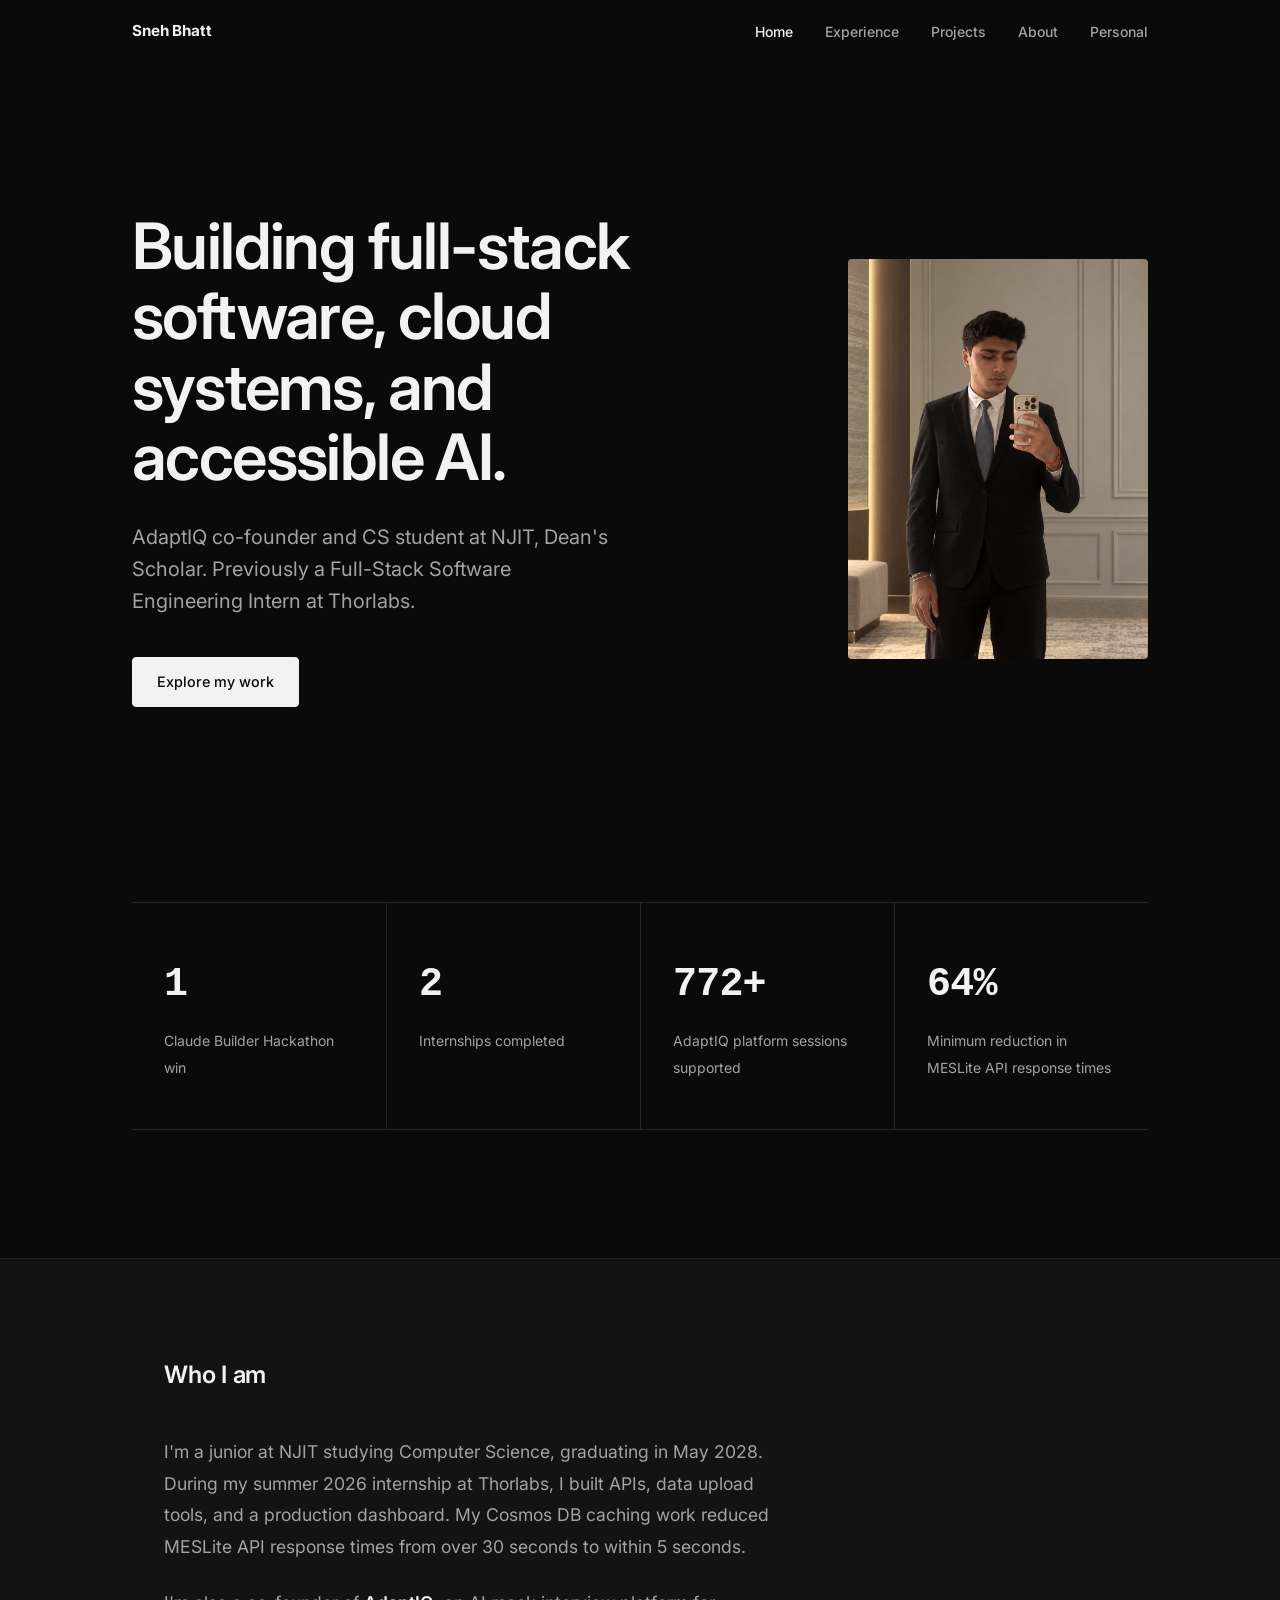
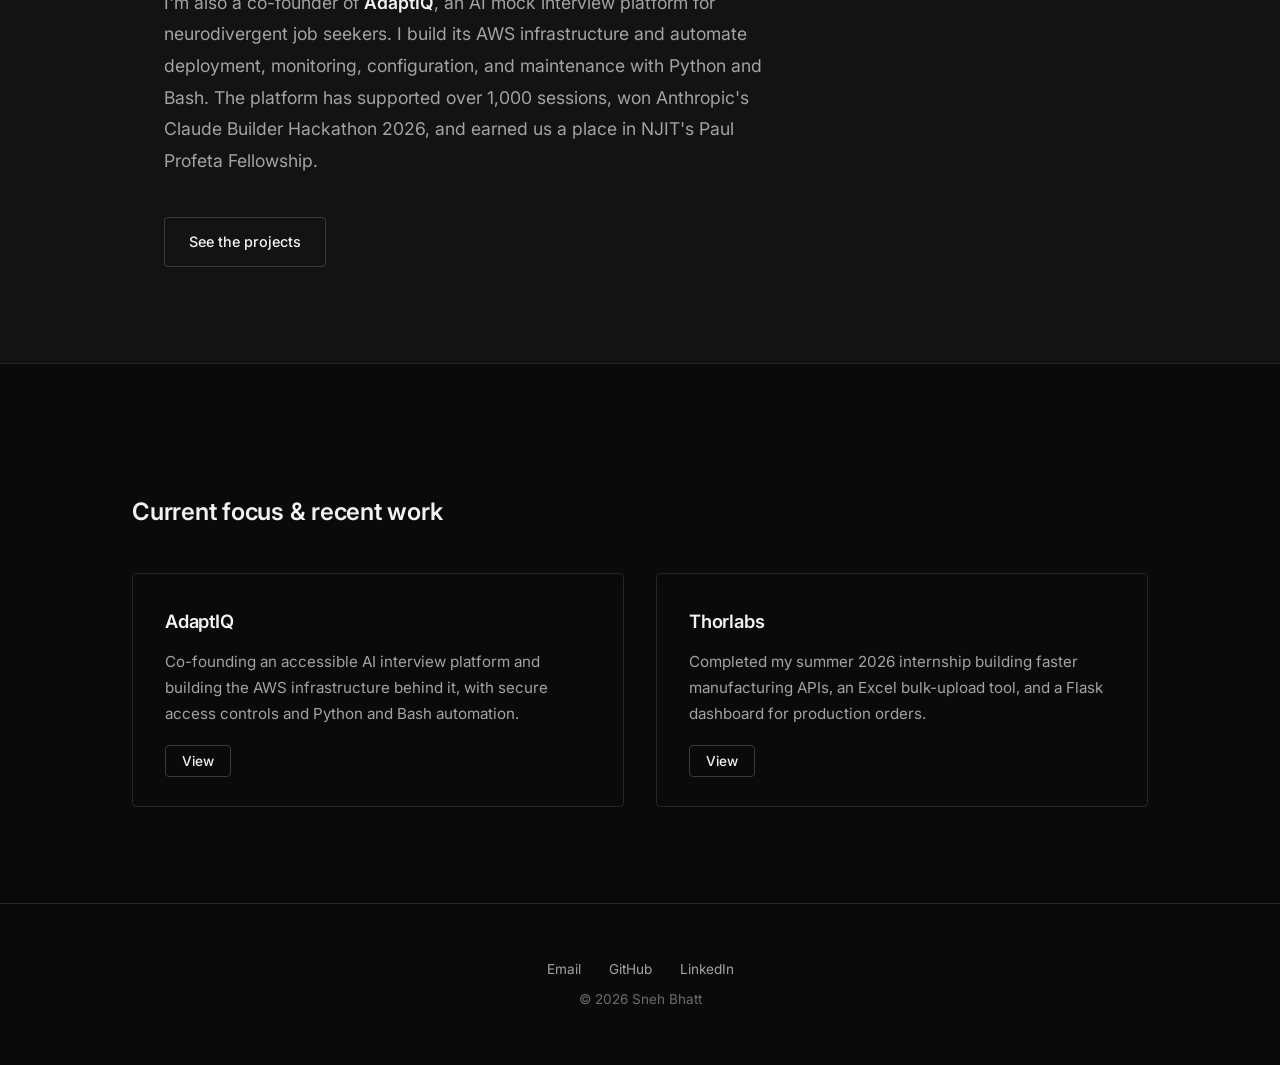
<file: index.html>
<!DOCTYPE html>
<html lang="en">
<head>
  <meta charset="UTF-8">
  <meta name="viewport" content="width=device-width, initial-scale=1.0">
  <title>Sneh Bhatt</title>
  <meta name="description" content="Sneh Bhatt is a Computer Science student at NJIT, AdaptIQ co-founder, and former Thorlabs software engineering intern building full-stack applications, cloud infrastructure, and AI tools.">
  <link rel="stylesheet" href="css/style.css">
</head>
<body>

  <header class="site-header" id="siteHeader">
    <nav aria-label="Main navigation">
      <a class="brand" href="index.html">Sneh Bhatt</a>
      <button class="nav-toggle" id="navToggle" aria-expanded="false" aria-controls="navMenu" aria-label="Toggle navigation menu">
        <span></span><span></span><span></span>
      </button>
      <ul class="nav-menu" id="navMenu">
        <li><a href="index.html" class="active" aria-current="page">Home</a></li>
        <li><a href="experience.html">Experience</a></li>
        <li><a href="projects.html">Projects</a></li>
        <li><a href="about.html">About</a></li>
        <li><a href="personal.html">Personal</a></li>
      </ul>
    </nav>
  </header>

  <main>

    <section class="hero">
      <div class="hero-grid">
        <div>
          <h1>Building full-stack software, cloud systems, and accessible AI.</h1>
          <p class="hero-sub">AdaptIQ co-founder and CS student at NJIT, Dean's Scholar. Previously a Full-Stack Software Engineering Intern at Thorlabs.</p>
          <a href="experience.html" class="btn btn-primary">Explore my work</a>
        </div>
        <img src="assets/headshot.png" alt="Sneh Bhatt" class="hero-photo">
      </div>
    </section>

    <section class="reveal" aria-label="Key stats">
      <div class="stats">
        <div class="stat">
          <span class="stat-number" data-target="1">0</span>
          <span class="stat-label">Claude Builder Hackathon win</span>
        </div>
        <div class="stat">
          <span class="stat-number" data-target="3">0</span>
          <span class="stat-label">Internships completed</span>
        </div>
        <div class="stat">
          <span class="stat-number" data-target="1000" data-suffix="+">0</span>
          <span class="stat-label">AdaptIQ platform sessions supported</span>
        </div>
        <div class="stat">
          <span class="stat-number" data-target="83" data-suffix="%">0</span>
          <span class="stat-label">Minimum reduction in MESLite API response times</span>
        </div>
      </div>
    </section>

    <section class="band reveal">
      <h2 class="section-heading">Who I am</h2>
      <div class="prose">
        <p>
          I'm a junior at NJIT studying Computer Science, graduating in May 2028. During my
          summer 2026 internship at Thorlabs, I built APIs, data upload tools, and a production
          dashboard. My Cosmos DB caching work reduced MESLite API response times from over
          30 seconds to within 5 seconds.
        </p>
        <p>
          I'm also a co-founder of <strong>AdaptIQ</strong>, an AI mock interview platform for
          neurodivergent job seekers. I build its AWS infrastructure and automate deployment,
          monitoring, configuration, and maintenance with Python and Bash. The platform has
          supported over 1,000 sessions, won Anthropic's Claude Builder Hackathon 2026, and
          earned us a place in NJIT's Paul Profeta Fellowship.
        </p>
      </div>
      <div style="margin-top: 2.5rem;">
        <a href="projects.html" class="btn btn-ghost">See the projects</a>
      </div>
    </section>

    <section class="reveal">
      <h2 class="section-heading">Current focus &amp; recent work</h2>
      <div class="card-grid">
        <article class="card">
          <h3>AdaptIQ</h3>
          <p>Co-founding an accessible AI interview platform and building the AWS infrastructure behind it, with secure access controls and Python and Bash automation.</p>
          <a href="projects.html" class="card-link secondary">View</a>
        </article>
        <article class="card">
          <h3>Thorlabs</h3>
          <p>Completed my summer 2026 internship building faster manufacturing APIs, an Excel bulk-upload tool, and a Flask dashboard for production orders.</p>
          <a href="experience.html" class="card-link secondary">View</a>
        </article>
      </div>
    </section>

  </main>

  <footer>
    <p>
      <a href="mailto:snehr2006@gmail.com">Email</a>
      <a href="https://github.com/srb68" target="_blank" rel="noopener">GitHub</a>
      <a href="https://linkedin.com/in/sneh-bhatt-" target="_blank" rel="noopener">LinkedIn</a>
    </p>
    <p>© 2026 Sneh Bhatt</p>
  </footer>

  <script src="js/animations.js"></script>
</body>
</html>
</file>
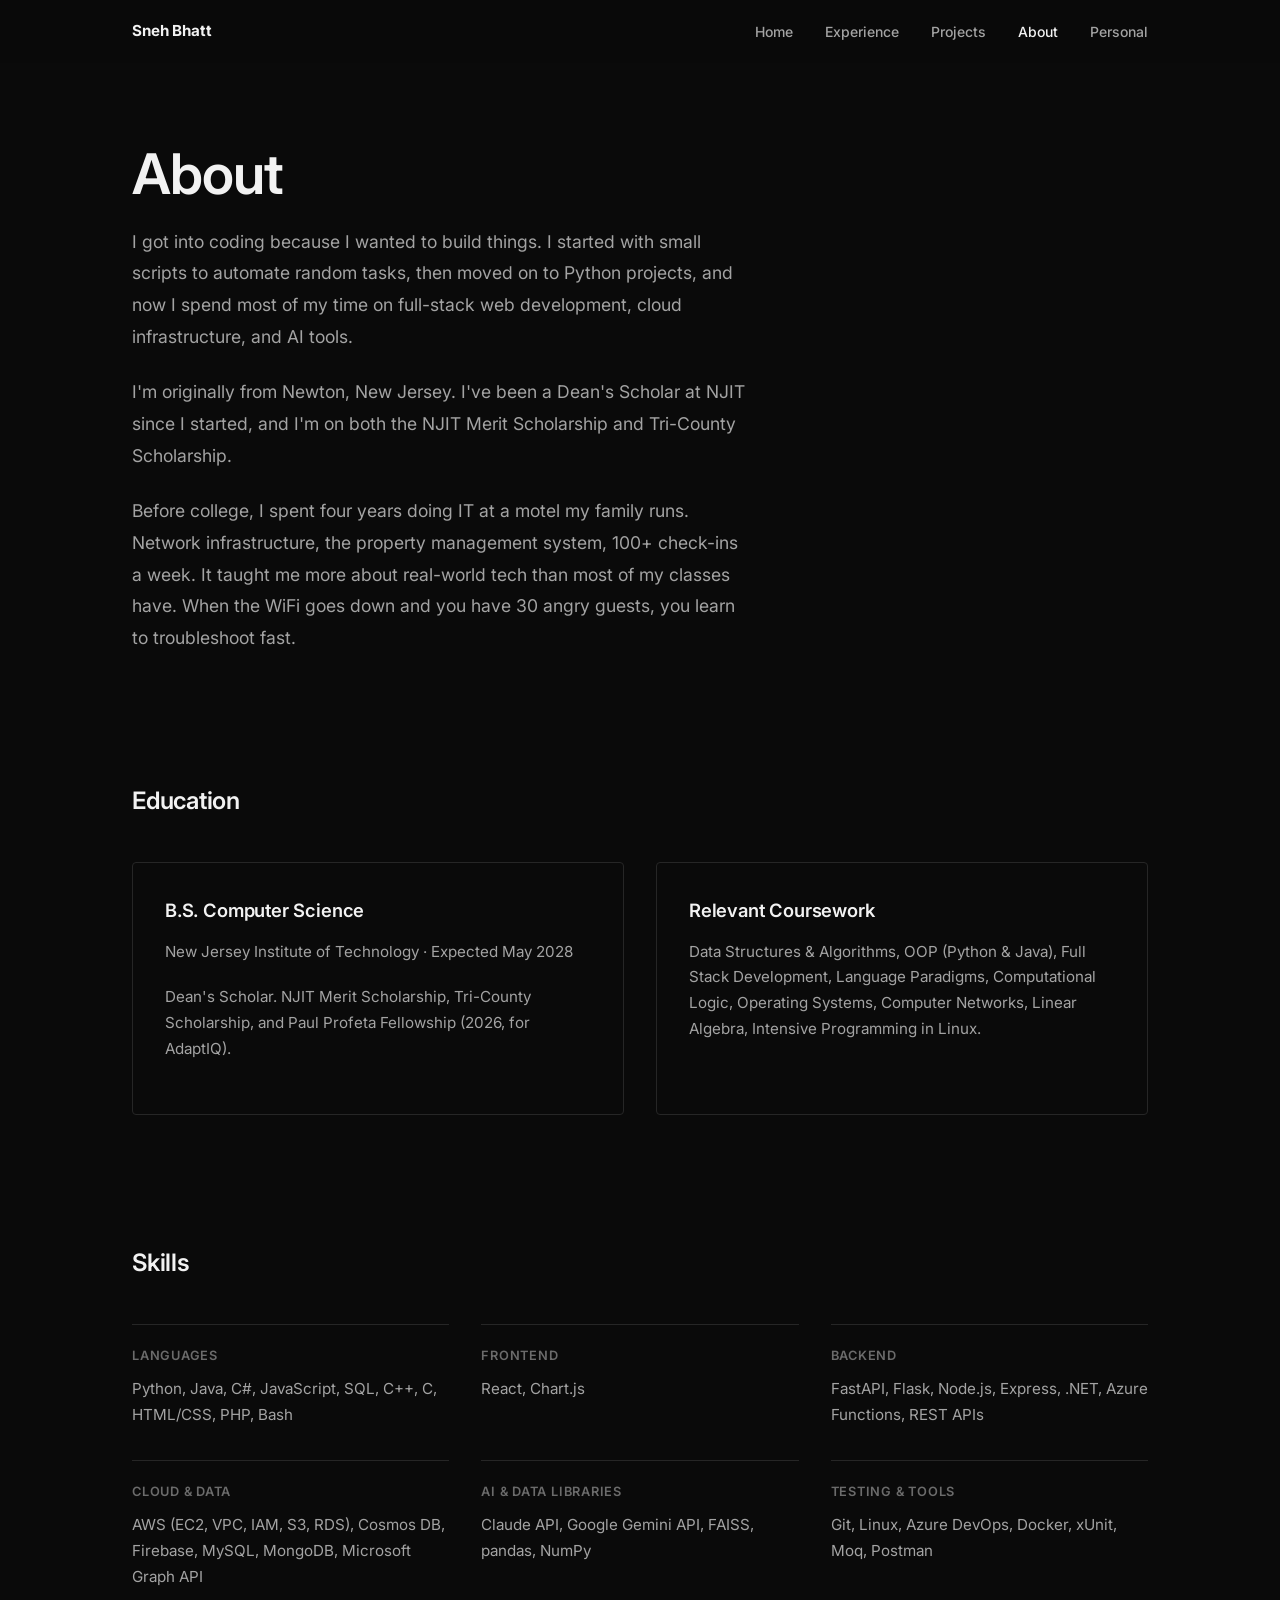
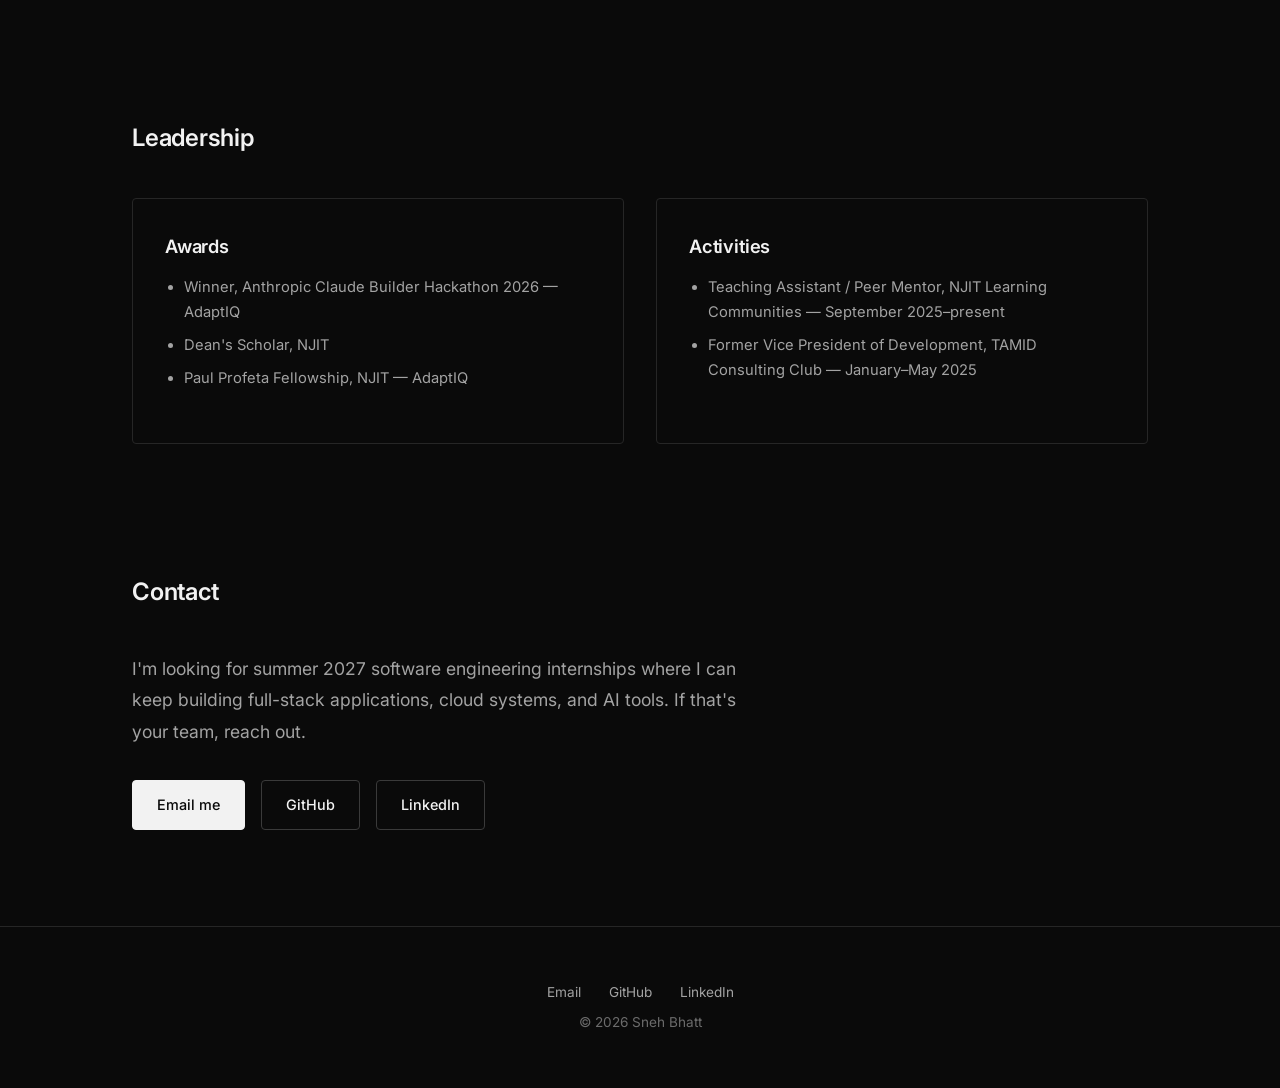
<file: about.html>
<!DOCTYPE html>
<html lang="en">
<head>
  <meta charset="UTF-8">
  <meta name="viewport" content="width=device-width, initial-scale=1.0">
  <title>About — Sneh Bhatt</title>
  <meta name="description" content="About Sneh Bhatt: bio, education, skills, and contact.">
  <link rel="stylesheet" href="css/style.css">
</head>
<body>

  <header class="site-header" id="siteHeader">
    <nav aria-label="Main navigation">
      <a class="brand" href="index.html">Sneh Bhatt</a>
      <button class="nav-toggle" id="navToggle" aria-expanded="false" aria-controls="navMenu" aria-label="Toggle navigation menu">
        <span></span><span></span><span></span>
      </button>
      <ul class="nav-menu" id="navMenu">
        <li><a href="index.html">Home</a></li>
        <li><a href="experience.html">Experience</a></li>
        <li><a href="projects.html">Projects</a></li>
        <li><a href="about.html" class="active" aria-current="page">About</a></li>
        <li><a href="personal.html">Personal</a></li>
      </ul>
    </nav>
  </header>

  <main>
    <h1 class="page-title">About</h1>

    <section class="reveal" aria-label="Biography">
      <div class="prose">
        <p>
          I got into coding because I wanted to build things. I started with small scripts to
          automate random tasks, then moved on to Python projects, and now I spend most of my time
          on full-stack web development, cloud infrastructure, and AI tools.
        </p>
        <p>
          I'm originally from Newton, New Jersey. I've been a Dean's Scholar at NJIT since I started,
          and I'm on both the NJIT Merit Scholarship and Tri-County Scholarship.
        </p>
        <p>
          Before college, I spent four years doing IT at a motel my family runs. Network
          infrastructure, the property management system, 100+ check-ins a week. It taught me more
          about real-world tech than most of my classes have. When the WiFi goes down and you have
          30 angry guests, you learn to troubleshoot fast.
        </p>
      </div>
    </section>

    <section class="reveal" aria-label="Education">
      <h2 class="section-heading">Education</h2>
      <div class="card-grid">
        <article class="card">
          <h3>B.S. Computer Science</h3>
          <p>New Jersey Institute of Technology · Expected May 2028</p>
          <p>Dean's Scholar. NJIT Merit Scholarship, Tri-County Scholarship, and Paul Profeta Fellowship (2026, for AdaptIQ).</p>
        </article>
        <article class="card">
          <h3>Relevant Coursework</h3>
          <p>Data Structures &amp; Algorithms, OOP (Python &amp; Java), Full Stack Development, Language Paradigms, Computational Logic, Operating Systems, Computer Networks, Linear Algebra, Intensive Programming in Linux.</p>
        </article>
      </div>
    </section>

    <section class="reveal" aria-label="Skills">
      <h2 class="section-heading">Skills</h2>
      <div class="skill-groups">
        <div class="skill-group">
          <h3>Languages</h3>
          <p>Python, Java, C#, JavaScript, SQL, C++, C, HTML/CSS, PHP, Bash</p>
        </div>
        <div class="skill-group">
          <h3>Frontend</h3>
          <p>React, Chart.js</p>
        </div>
        <div class="skill-group">
          <h3>Backend</h3>
          <p>FastAPI, Flask, Node.js, Express, .NET, Azure Functions, REST APIs</p>
        </div>
        <div class="skill-group">
          <h3>Cloud &amp; Data</h3>
          <p>AWS (EC2, VPC, IAM, S3, RDS), Cosmos DB, Firebase, MySQL, MongoDB, Microsoft Graph API</p>
        </div>
        <div class="skill-group">
          <h3>AI &amp; Data Libraries</h3>
          <p>Claude API, Google Gemini API, FAISS, pandas, NumPy</p>
        </div>
        <div class="skill-group">
          <h3>Testing &amp; Tools</h3>
          <p>Git, Linux, Azure DevOps, Docker, xUnit, Moq, Postman</p>
        </div>
      </div>
    </section>

    <section class="reveal" aria-label="Leadership">
      <h2 class="section-heading">Leadership</h2>
      <div class="card-grid">
        <article class="card">
          <h3>Awards</h3>
          <ul>
            <li>Winner, Anthropic Claude Builder Hackathon 2026 — AdaptIQ</li>
            <li>Dean's Scholar, NJIT</li>
            <li>Paul Profeta Fellowship, NJIT — AdaptIQ</li>
          </ul>
        </article>
        <article class="card">
          <h3>Activities</h3>
          <ul>
            <li>Teaching Assistant / Peer Mentor, NJIT Learning Communities — September 2025–present</li>
            <li>Former Vice President of Development, TAMID Consulting Club — January–May 2025</li>
          </ul>
        </article>
      </div>
    </section>

    <section class="reveal" aria-label="Contact">
      <h2 class="section-heading">Contact</h2>
      <div class="prose">
        <p>
          I'm looking for summer 2027 software engineering internships where I can keep
          building full-stack applications, cloud systems, and AI tools. If that's your team, reach out.
        </p>
      </div>
      <div class="contact-row" style="margin-top: 2rem;">
        <a href="mailto:snehr2006@gmail.com" class="btn btn-primary">Email me</a>
        <a href="https://github.com/srb68" class="btn btn-ghost" target="_blank" rel="noopener">GitHub</a>
        <a href="https://linkedin.com/in/sneh-bhatt-" class="btn btn-ghost" target="_blank" rel="noopener">LinkedIn</a>
      </div>
    </section>

  </main>

  <footer>
    <p>
      <a href="mailto:snehr2006@gmail.com">Email</a>
      <a href="https://github.com/srb68" target="_blank" rel="noopener">GitHub</a>
      <a href="https://linkedin.com/in/sneh-bhatt-" target="_blank" rel="noopener">LinkedIn</a>
    </p>
    <p>© 2026 Sneh Bhatt</p>
  </footer>

  <script src="js/animations.js"></script>
</body>
</html>
</file>
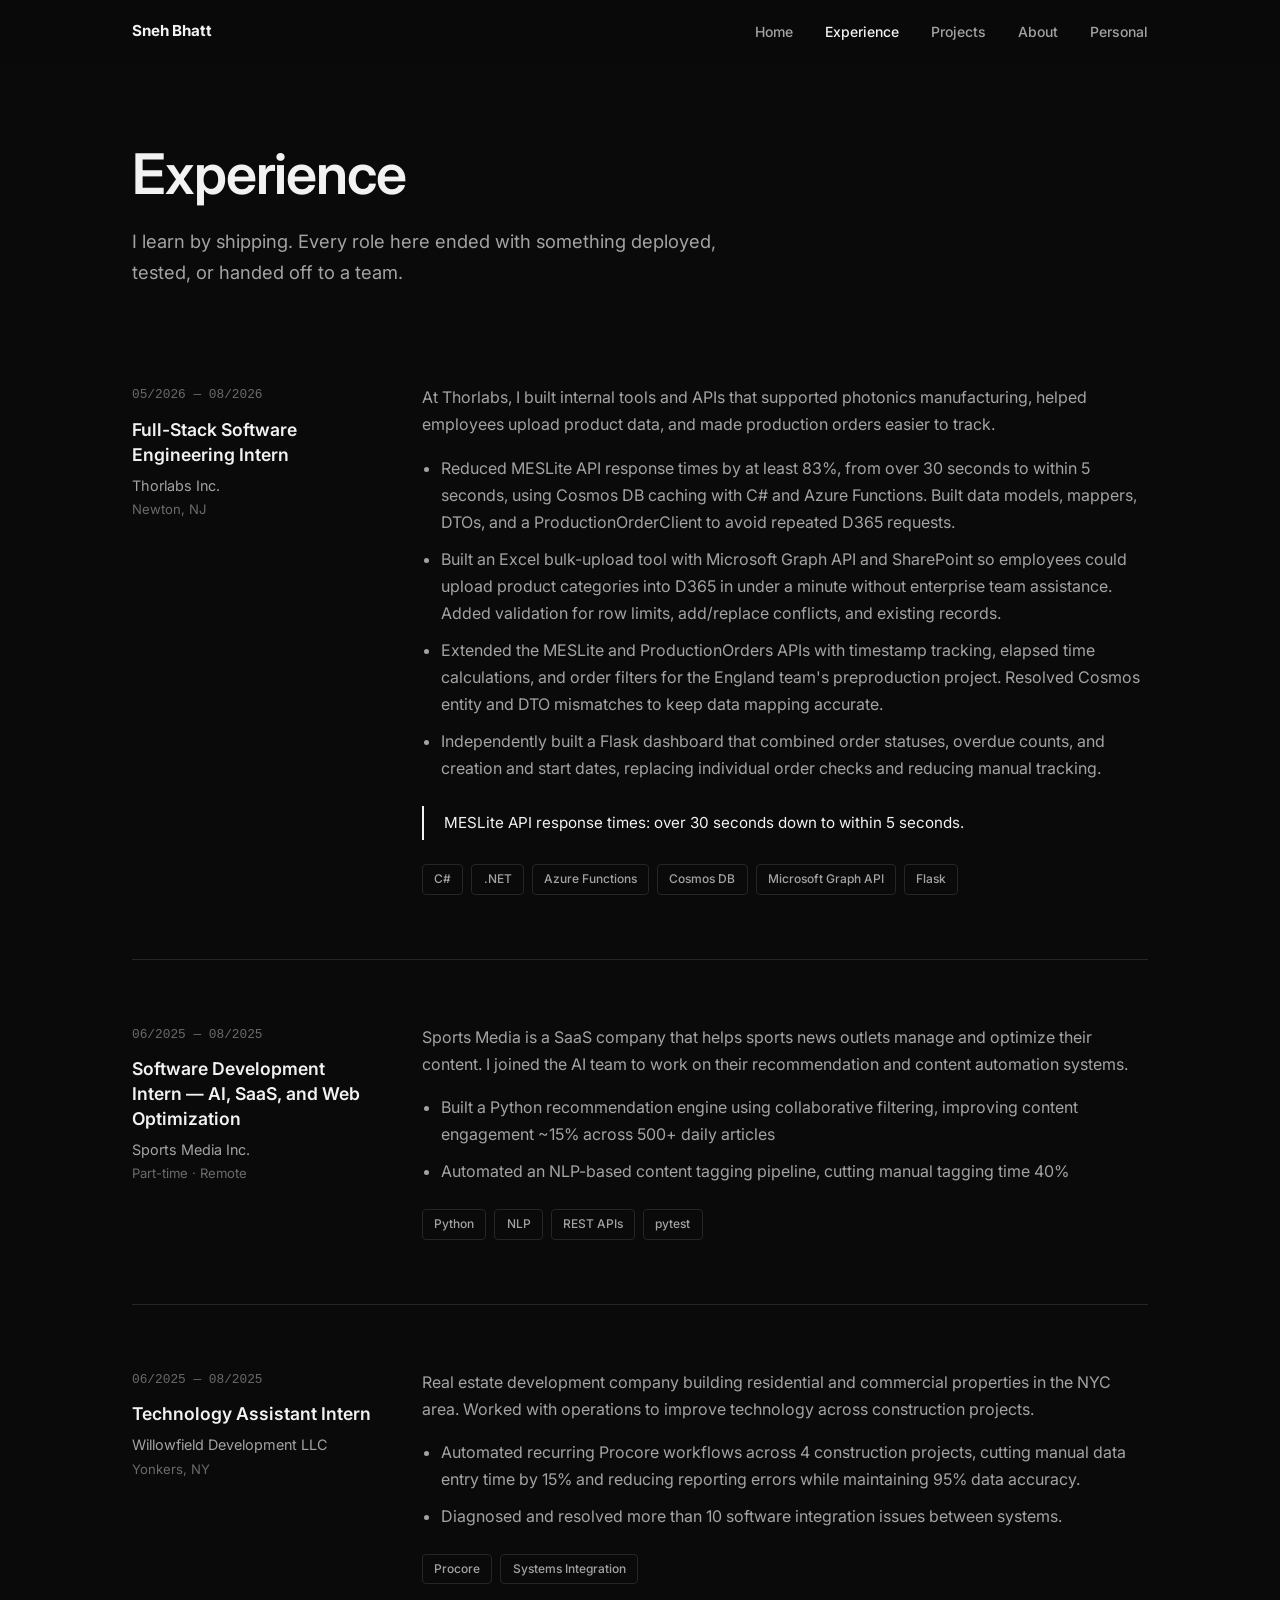
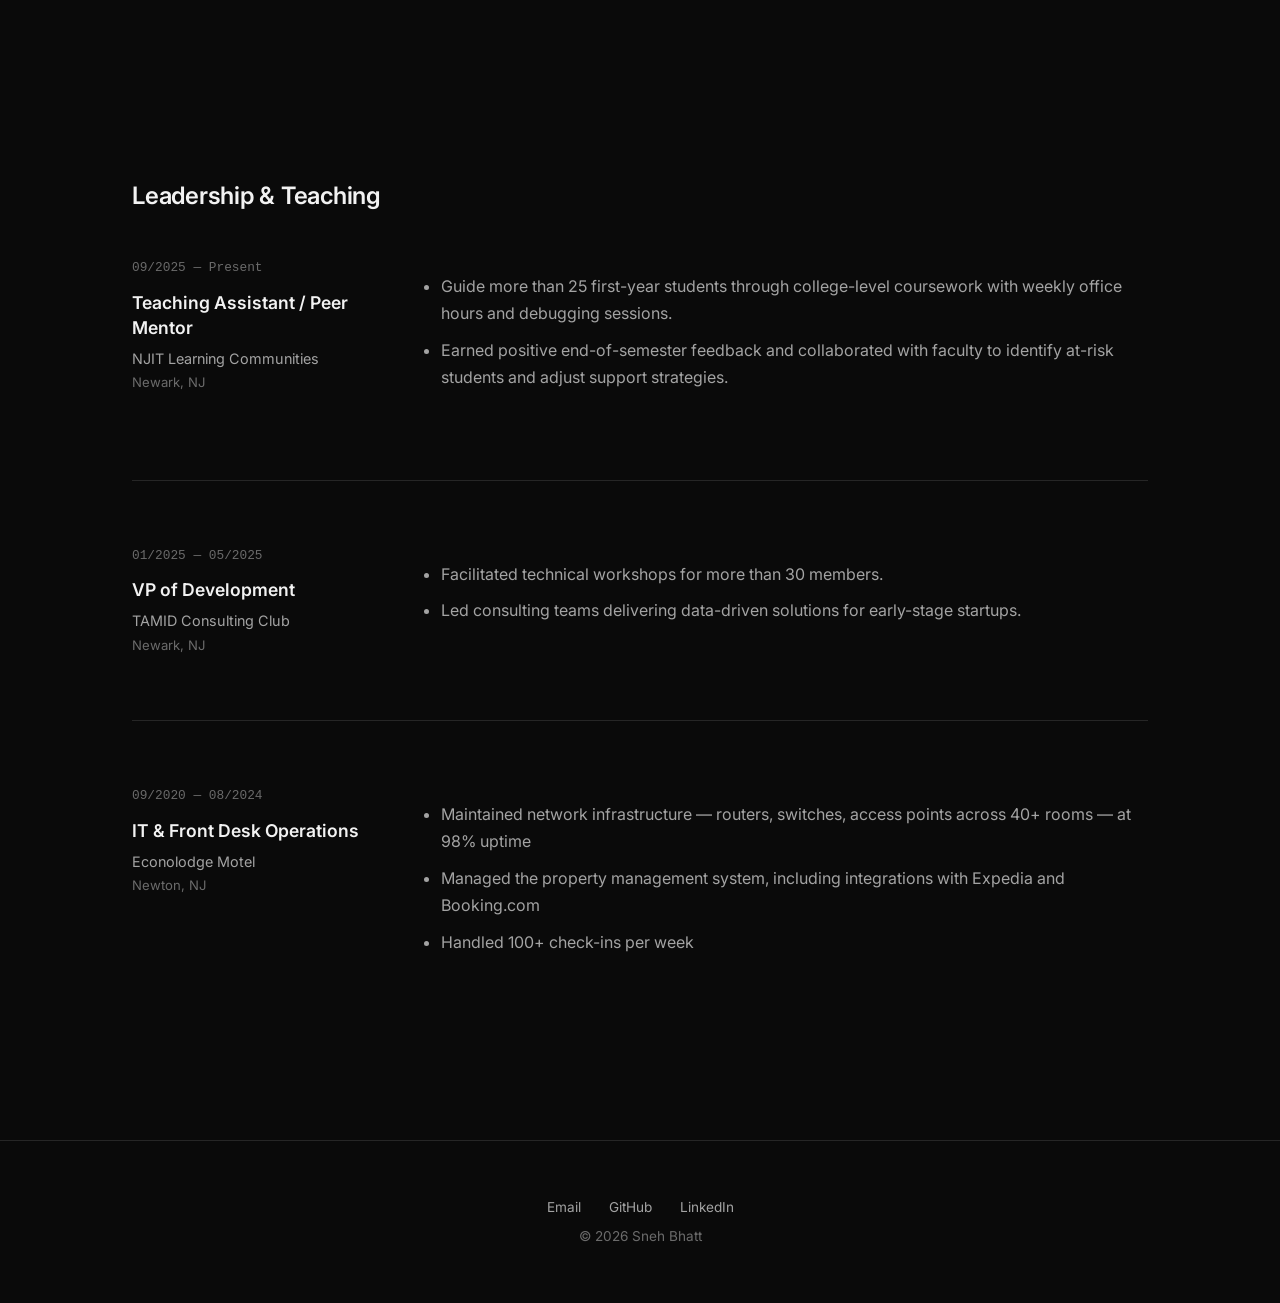
<file: experience.html>
<!DOCTYPE html>
<html lang="en">
<head>
  <meta charset="UTF-8">
  <meta name="viewport" content="width=device-width, initial-scale=1.0">
  <title>Experience — Sneh Bhatt</title>
  <meta name="description" content="Work experience of Sneh Bhatt: Thorlabs, Sports Media Inc., Willowfield Development, and more.">
  <link rel="stylesheet" href="css/style.css">
</head>
<body>

  <header class="site-header" id="siteHeader">
    <nav aria-label="Main navigation">
      <a class="brand" href="index.html">Sneh Bhatt</a>
      <button class="nav-toggle" id="navToggle" aria-expanded="false" aria-controls="navMenu" aria-label="Toggle navigation menu">
        <span></span><span></span><span></span>
      </button>
      <ul class="nav-menu" id="navMenu">
        <li><a href="index.html">Home</a></li>
        <li><a href="experience.html" class="active" aria-current="page">Experience</a></li>
        <li><a href="projects.html">Projects</a></li>
        <li><a href="about.html">About</a></li>
        <li><a href="personal.html">Personal</a></li>
      </ul>
    </nav>
  </header>

  <main>
    <h1 class="page-title">Experience</h1>
    <p class="page-intro">
      I learn by shipping. Every role here ended with something deployed, tested, or handed off to a team.
    </p>

    <section aria-label="Professional experience">

      <article class="timeline-item">
        <div class="timeline-label">
          <div class="sticky-box">
            <span class="timeline-date">05/2026 — 08/2026</span>
            <h3>Full-Stack Software Engineering Intern</h3>
            <span class="org">Thorlabs Inc.</span>
            <span class="loc">Newton, NJ</span>
          </div>
        </div>
        <div class="timeline-body reveal">
          <p>
            At Thorlabs, I built internal tools and APIs that supported photonics manufacturing,
            helped employees upload product data, and made production orders easier to track.
          </p>
          <ul>
            <li>Reduced MESLite API response times by at least 83%, from over 30 seconds to within 5 seconds, using Cosmos DB caching with C# and Azure Functions. Built data models, mappers, DTOs, and a ProductionOrderClient to avoid repeated D365 requests.</li>
            <li>Built an Excel bulk-upload tool with Microsoft Graph API and SharePoint so employees could upload product categories into D365 in under a minute without enterprise team assistance. Added validation for row limits, add/replace conflicts, and existing records.</li>
            <li>Extended the MESLite and ProductionOrders APIs with timestamp tracking, elapsed time calculations, and order filters for the England team's preproduction project. Resolved Cosmos entity and DTO mismatches to keep data mapping accurate.</li>
            <li>Independently built a Flask dashboard that combined order statuses, overdue counts, and creation and start dates, replacing individual order checks and reducing manual tracking.</li>
          </ul>
          <div class="highlight-box">MESLite API response times: over 30 seconds down to within 5 seconds.</div>
          <div class="tags">
            <span class="tag">C#</span><span class="tag">.NET</span><span class="tag">Azure Functions</span><span class="tag">Cosmos DB</span><span class="tag">Microsoft Graph API</span><span class="tag">Flask</span>
          </div>
        </div>
      </article>

      <article class="timeline-item">
        <div class="timeline-label">
          <div class="sticky-box">
            <span class="timeline-date">06/2025 — 08/2025</span>
            <h3>Software Development Intern — AI, SaaS, and Web Optimization</h3>
            <span class="org">Sports Media Inc.</span>
            <span class="loc">Part-time · Remote</span>
          </div>
        </div>
        <div class="timeline-body reveal">
          <p>
            Sports Media is a SaaS company that helps sports news outlets manage and optimize their
            content. I joined the AI team to work on their recommendation and content automation systems.
          </p>
          <ul>
            <li>Built a Python recommendation engine using collaborative filtering, improving content engagement ~15% across 500+ daily articles</li>
            <li>Automated an NLP-based content tagging pipeline, cutting manual tagging time 40%</li>
          </ul>
          <div class="tags">
            <span class="tag">Python</span><span class="tag">NLP</span><span class="tag">REST APIs</span><span class="tag">pytest</span>
          </div>
        </div>
      </article>

      <article class="timeline-item">
        <div class="timeline-label">
          <div class="sticky-box">
            <span class="timeline-date">06/2025 — 08/2025</span>
            <h3>Technology Assistant Intern</h3>
            <span class="org">Willowfield Development LLC</span>
            <span class="loc">Yonkers, NY</span>
          </div>
        </div>
        <div class="timeline-body reveal">
          <p>
            Real estate development company building residential and commercial properties in the
            NYC area. Worked with operations to improve technology across construction projects.
          </p>
          <ul>
            <li>Automated recurring Procore workflows across 4 construction projects, cutting manual data entry time by 15% and reducing reporting errors while maintaining 95% data accuracy.</li>
            <li>Diagnosed and resolved more than 10 software integration issues between systems.</li>
          </ul>
          <div class="tags">
            <span class="tag">Procore</span><span class="tag">Systems Integration</span>
          </div>
        </div>
      </article>

    </section>

    <section aria-label="Leadership and volunteer roles">
      <h2 class="section-heading reveal">Leadership &amp; Teaching</h2>

      <article class="timeline-item">
        <div class="timeline-label">
          <div class="sticky-box">
            <span class="timeline-date">09/2025 — Present</span>
            <h3>Teaching Assistant / Peer Mentor</h3>
            <span class="org">NJIT Learning Communities</span>
            <span class="loc">Newark, NJ</span>
          </div>
        </div>
        <div class="timeline-body reveal">
          <ul>
            <li>Guide more than 25 first-year students through college-level coursework with weekly office hours and debugging sessions.</li>
            <li>Earned positive end-of-semester feedback and collaborated with faculty to identify at-risk students and adjust support strategies.</li>
          </ul>
        </div>
      </article>

      <article class="timeline-item">
        <div class="timeline-label">
          <div class="sticky-box">
            <span class="timeline-date">01/2025 — 05/2025</span>
            <h3>VP of Development</h3>
            <span class="org">TAMID Consulting Club</span>
            <span class="loc">Newark, NJ</span>
          </div>
        </div>
        <div class="timeline-body reveal">
          <ul>
            <li>Facilitated technical workshops for more than 30 members.</li>
            <li>Led consulting teams delivering data-driven solutions for early-stage startups.</li>
          </ul>
        </div>
      </article>

      <article class="timeline-item">
        <div class="timeline-label">
          <div class="sticky-box">
            <span class="timeline-date">09/2020 — 08/2024</span>
            <h3>IT & Front Desk Operations</h3>
            <span class="org">Econolodge Motel</span>
            <span class="loc">Newton, NJ</span>
          </div>
        </div>
        <div class="timeline-body reveal">
          <ul>
            <li>Maintained network infrastructure — routers, switches, access points across 40+ rooms — at 98% uptime</li>
            <li>Managed the property management system, including integrations with Expedia and Booking.com</li>
            <li>Handled 100+ check-ins per week</li>
          </ul>
        </div>
      </article>

    </section>

  </main>

  <footer>
    <p>
      <a href="mailto:snehr2006@gmail.com">Email</a>
      <a href="https://github.com/srb68" target="_blank" rel="noopener">GitHub</a>
      <a href="https://linkedin.com/in/sneh-bhatt-" target="_blank" rel="noopener">LinkedIn</a>
    </p>
    <p>© 2026 Sneh Bhatt</p>
  </footer>

  <script src="js/animations.js"></script>
</body>
</html>
</file>
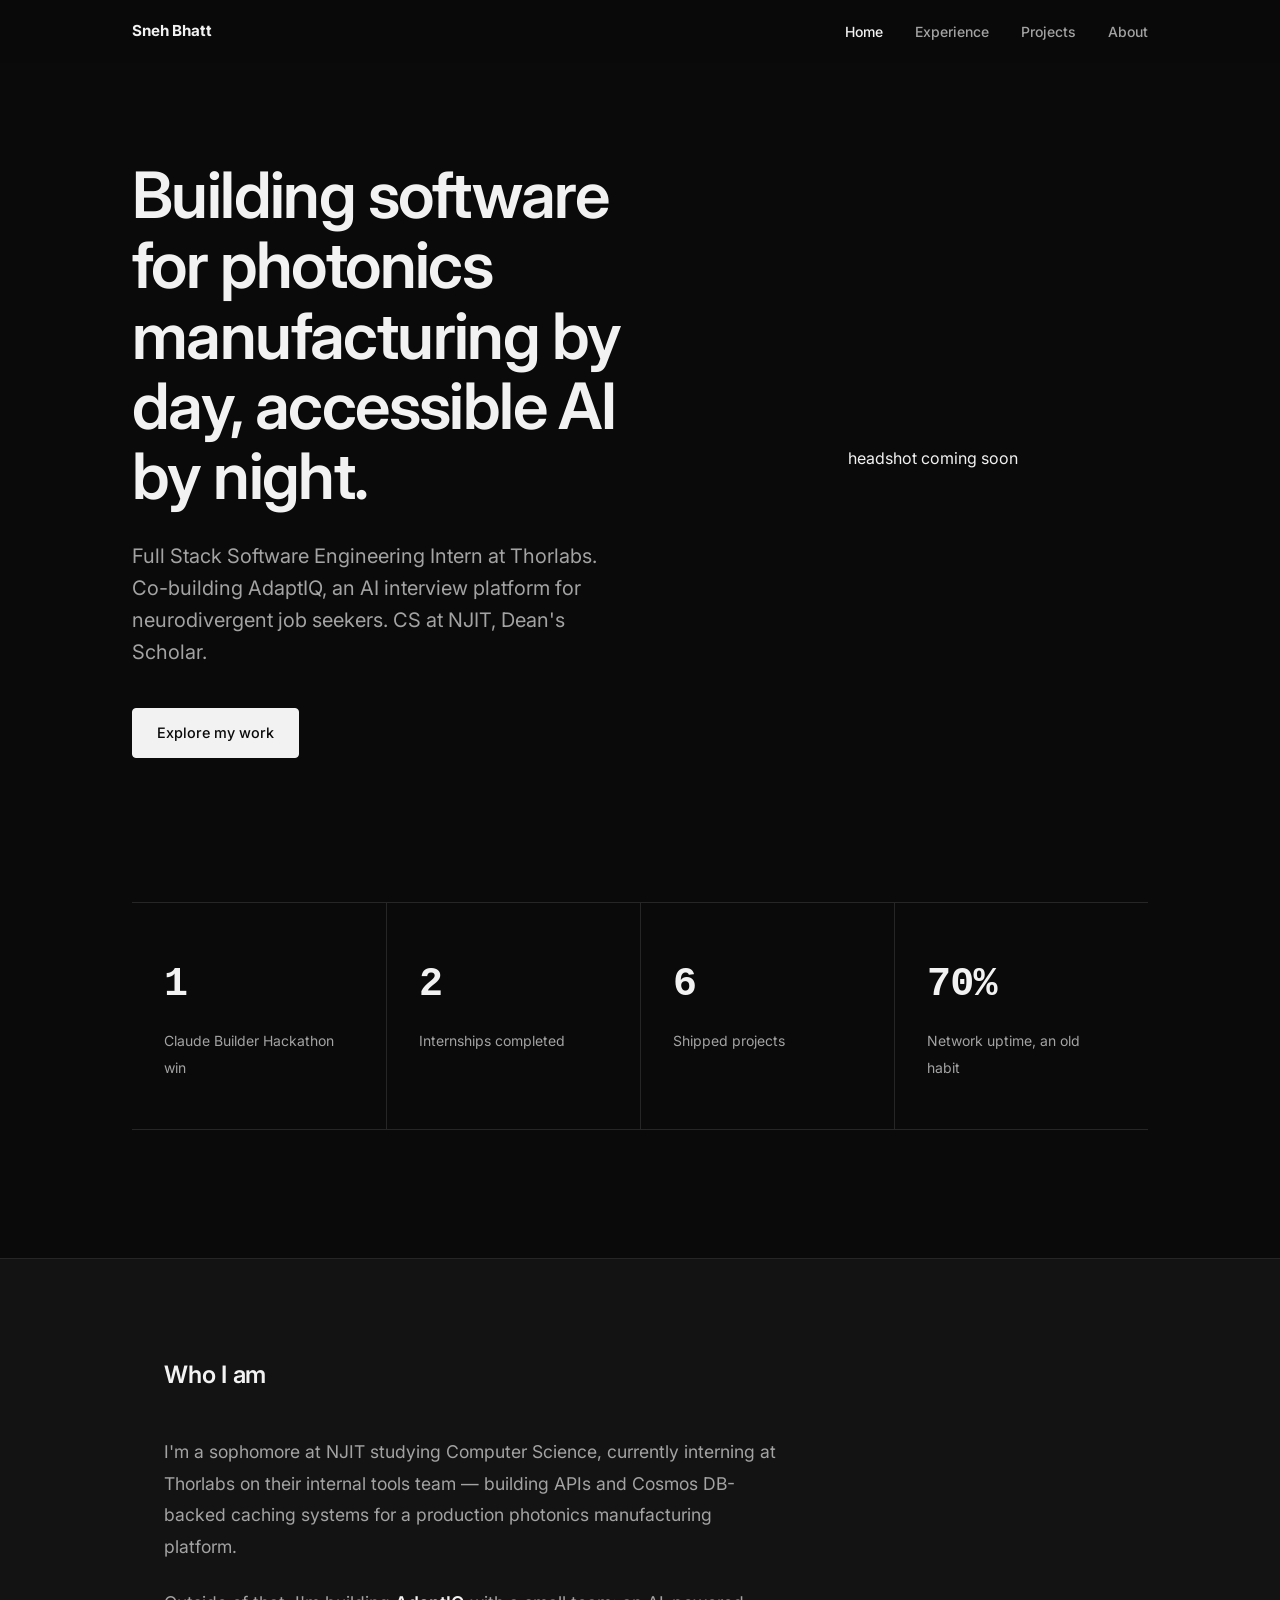
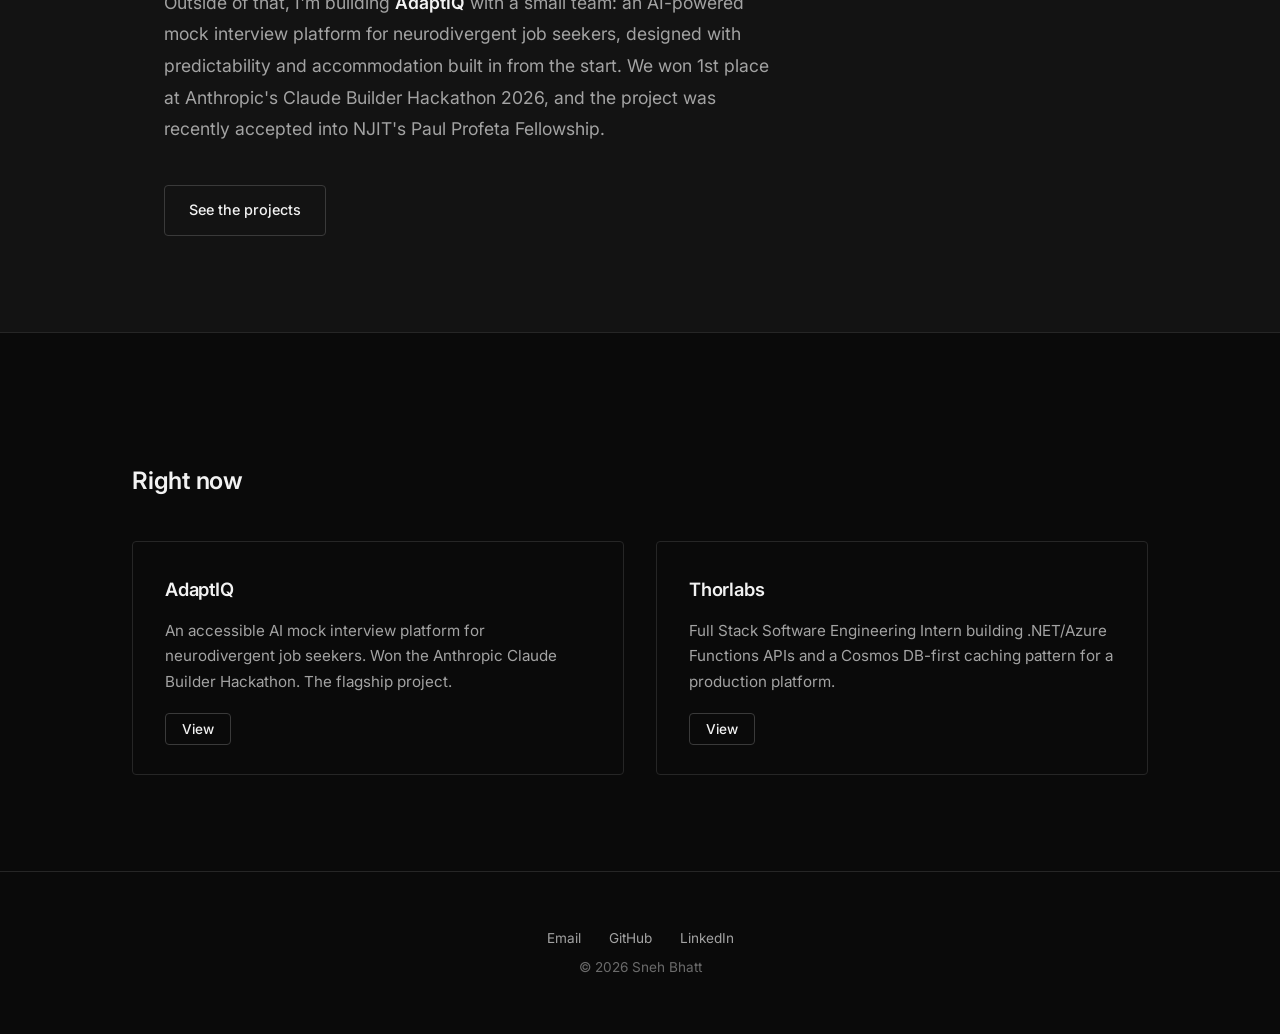
<file: index (2).html>
<!DOCTYPE html>
<html lang="en">
<head>
  <meta charset="UTF-8">
  <meta name="viewport" content="width=device-width, initial-scale=1.0">
  <title>Sneh Bhatt</title>
  <meta name="description" content="Sneh Bhatt builds software for photonics manufacturing and accessible AI. CS at NJIT, Dean's Scholar. Hackathon winner.">
  <link rel="stylesheet" href="css/style.css">
</head>
<body>

  <header class="site-header" id="siteHeader">
    <nav aria-label="Main navigation">
      <a class="brand" href="index.html">Sneh Bhatt</a>
      <button class="nav-toggle" id="navToggle" aria-expanded="false" aria-controls="navMenu" aria-label="Toggle navigation menu">
        <span></span><span></span><span></span>
      </button>
      <ul class="nav-menu" id="navMenu">
        <li><a href="index.html" class="active" aria-current="page">Home</a></li>
        <li><a href="experience.html">Experience</a></li>
        <li><a href="projects.html">Projects</a></li>
        <li><a href="about.html">About</a></li>
      </ul>
    </nav>
  </header>

  <main>

    <section class="hero">
      <div class="hero-grid">
        <div>
          <h1>Building software for photonics manufacturing by day, accessible AI by night.</h1>
          <p class="hero-sub">Full Stack Software Engineering Intern at Thorlabs. Co-building AdaptIQ, an AI interview platform for neurodivergent job seekers. CS at NJIT, Dean's Scholar.</p>
          <a href="experience.html" class="btn btn-primary">Explore my work</a>
        </div>
        <div class="hero-photo">headshot coming soon</div>
      </div>
    </section>

    <section class="reveal" aria-label="Key stats">
      <div class="stats">
        <div class="stat">
          <span class="stat-number" data-target="1">0</span>
          <span class="stat-label">Claude Builder Hackathon win</span>
        </div>
        <div class="stat">
          <span class="stat-number" data-target="3">0</span>
          <span class="stat-label">Internships completed</span>
        </div>
        <div class="stat">
          <span class="stat-number" data-target="8">0</span>
          <span class="stat-label">Shipped projects</span>
        </div>
        <div class="stat">
          <span class="stat-number" data-target="98" data-suffix="%">0</span>
          <span class="stat-label">Network uptime, an old habit</span>
        </div>
      </div>
    </section>

    <section class="band reveal">
      <h2 class="section-heading">Who I am</h2>
      <div class="prose">
        <p>
          I'm a sophomore at NJIT studying Computer Science, currently interning at Thorlabs on their
          internal tools team — building APIs and Cosmos DB-backed caching systems for a production
          photonics manufacturing platform.
        </p>
        <p>
          Outside of that, I'm building <strong>AdaptIQ</strong> with a small team: an AI-powered mock
          interview platform for neurodivergent job seekers, designed with predictability and
          accommodation built in from the start. We won 1st place at Anthropic's Claude Builder
          Hackathon 2026, and the project was recently accepted into NJIT's Paul Profeta Fellowship.
        </p>
      </div>
      <div style="margin-top: 2.5rem;">
        <a href="projects.html" class="btn btn-ghost">See the projects</a>
      </div>
    </section>

    <section class="reveal">
      <h2 class="section-heading">Right now</h2>
      <div class="card-grid">
        <article class="card">
          <h3>AdaptIQ</h3>
          <p>An accessible AI mock interview platform for neurodivergent job seekers. Won the Anthropic Claude Builder Hackathon. The flagship project.</p>
          <a href="projects.html" class="card-link secondary">View</a>
        </article>
        <article class="card">
          <h3>Thorlabs</h3>
          <p>Full Stack Software Engineering Intern building .NET/Azure Functions APIs and a Cosmos DB-first caching pattern for a production platform.</p>
          <a href="experience.html" class="card-link secondary">View</a>
        </article>
      </div>
    </section>

  </main>

  <footer>
    <p>
      <a href="mailto:snehr2006@gmail.com">Email</a>
      <a href="https://github.com/srb68" target="_blank" rel="noopener">GitHub</a>
      <a href="https://linkedin.com/in/sneh-bhatt-" target="_blank" rel="noopener">LinkedIn</a>
    </p>
    <p>© 2026 Sneh Bhatt</p>
  </footer>

  <script src="js/animations.js"></script>
</body>
</html>
</file>
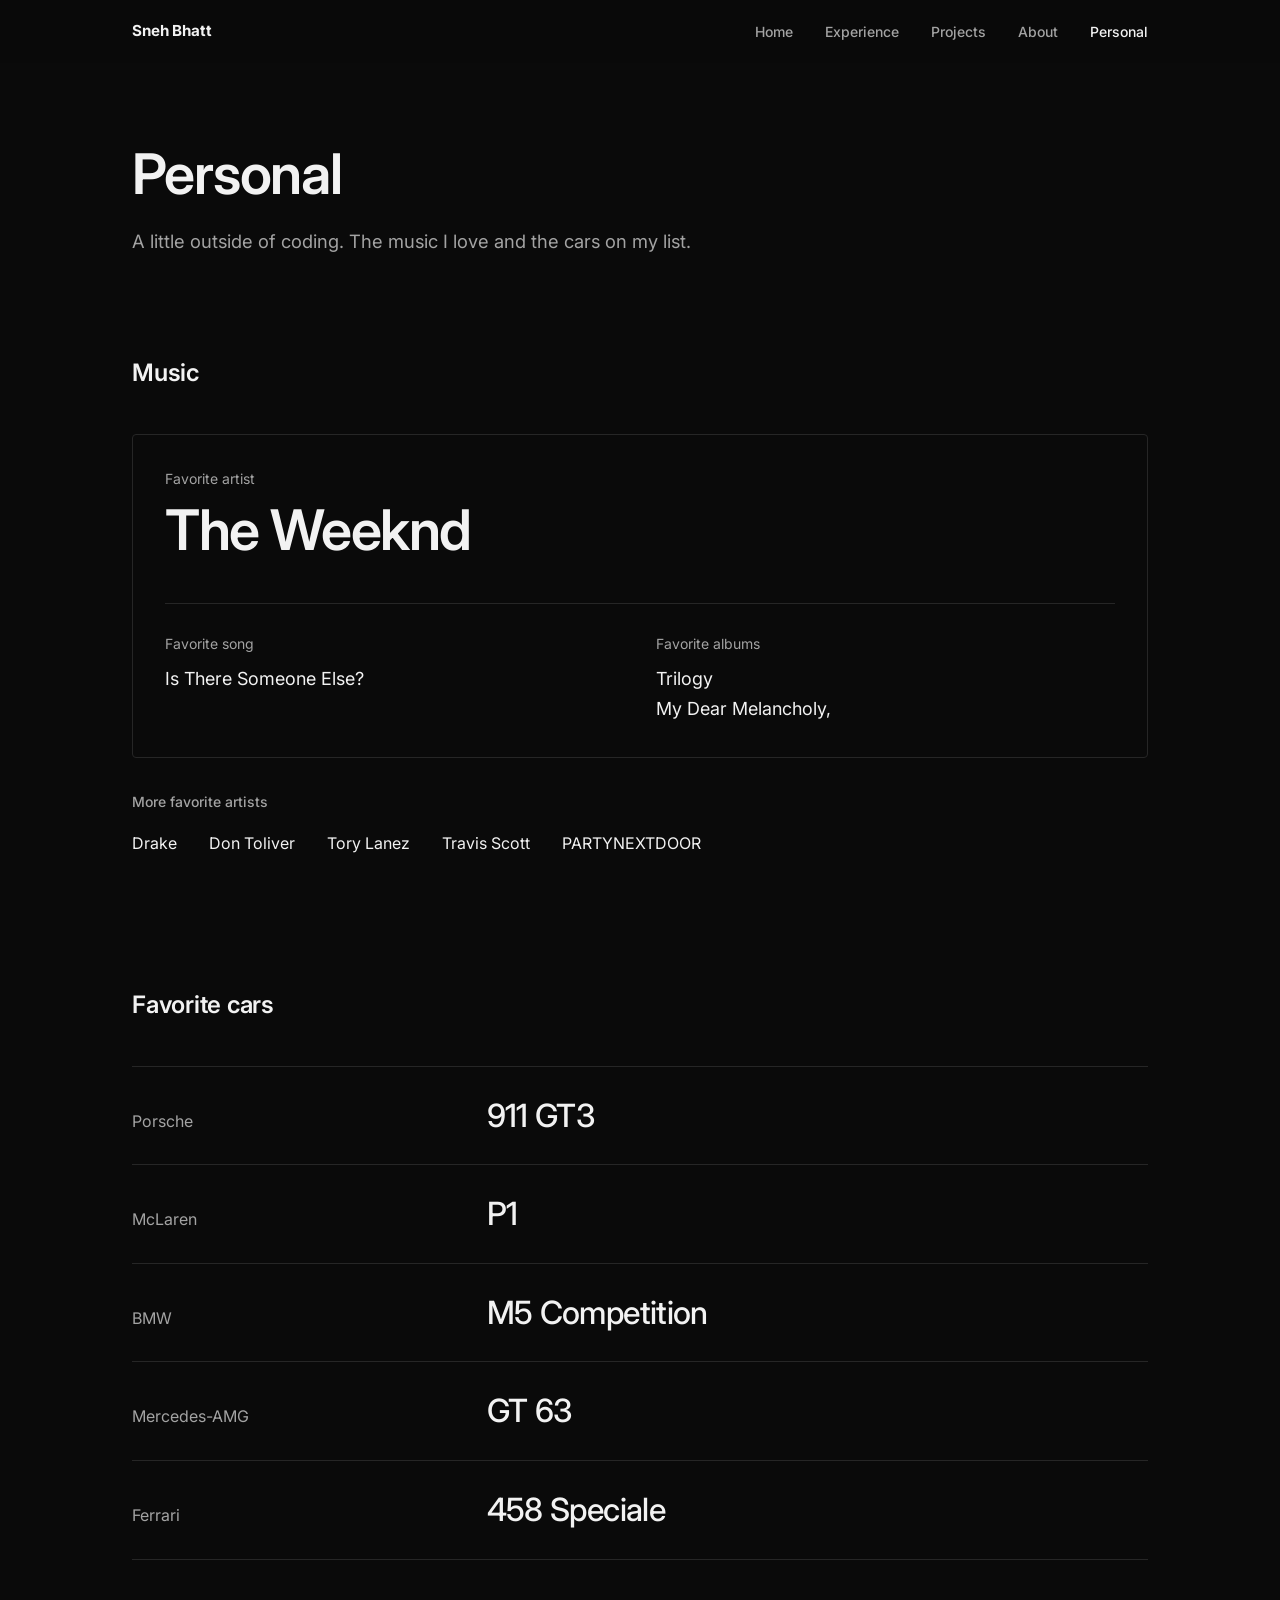
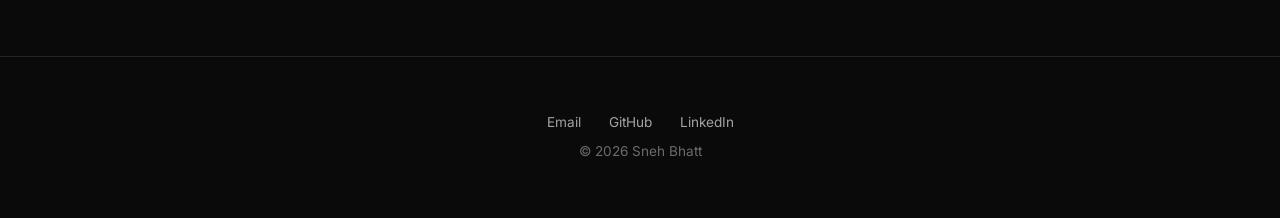
<file: personal.html>
<!DOCTYPE html>
<html lang="en">
<head>
  <meta charset="UTF-8">
  <meta name="viewport" content="width=device-width, initial-scale=1.0">
  <title>Personal — Sneh Bhatt</title>
  <meta name="description" content="A little outside of coding: Sneh Bhatt's favorite music, artists, albums, and cars.">
  <link rel="stylesheet" href="css/style.css">
</head>
<body>

  <header class="site-header" id="siteHeader">
    <nav aria-label="Main navigation">
      <a class="brand" href="index.html">Sneh Bhatt</a>
      <button class="nav-toggle" id="navToggle" aria-expanded="false" aria-controls="navMenu" aria-label="Toggle navigation menu">
        <span></span><span></span><span></span>
      </button>
      <ul class="nav-menu" id="navMenu">
        <li><a href="index.html">Home</a></li>
        <li><a href="experience.html">Experience</a></li>
        <li><a href="projects.html">Projects</a></li>
        <li><a href="about.html">About</a></li>
        <li><a href="personal.html" class="active" aria-current="page">Personal</a></li>
      </ul>
    </nav>
  </header>

  <main class="personal-page">
    <h1 class="page-title">Personal</h1>
    <p class="page-intro">A little outside of coding. The music I love and the cars on my list.</p>

    <section class="reveal" aria-labelledby="music-heading">
      <h2 class="section-heading" id="music-heading">Music</h2>
      <article class="card personal-music">
        <p class="personal-label">Favorite artist</p>
        <h3 class="personal-artist">The Weeknd</h3>
        <dl class="personal-details">
          <div>
            <dt>Favorite song</dt>
            <dd>Is There Someone Else?</dd>
          </div>
          <div>
            <dt>Favorite albums</dt>
            <dd>Trilogy<br>My Dear Melancholy,</dd>
          </div>
        </dl>
      </article>
      <div class="personal-more">
        <h3>More favorite artists</h3>
        <ul class="personal-artists">
          <li>Drake</li>
          <li>Don Toliver</li>
          <li>Tory Lanez</li>
          <li>Travis Scott</li>
          <li>PARTYNEXTDOOR</li>
        </ul>
      </div>
    </section>

    <section class="reveal" aria-labelledby="cars-heading">
      <h2 class="section-heading" id="cars-heading">Favorite cars</h2>
      <ul class="personal-cars">
        <li><span>Porsche</span><h3>911 GT3</h3></li>
        <li><span>McLaren</span><h3>P1</h3></li>
        <li><span>BMW</span><h3>M5 Competition</h3></li>
        <li><span>Mercedes-AMG</span><h3>GT 63</h3></li>
        <li><span>Ferrari</span><h3>458 Speciale</h3></li>
      </ul>
    </section>
  </main>

  <footer>
    <p>
      <a href="mailto:snehr2006@gmail.com">Email</a>
      <a href="https://github.com/srb68" target="_blank" rel="noopener">GitHub</a>
      <a href="https://linkedin.com/in/sneh-bhatt-" target="_blank" rel="noopener">LinkedIn</a>
    </p>
    <p>© 2026 Sneh Bhatt</p>
  </footer>

  <script src="js/animations.js"></script>
</body>
</html>
</file>
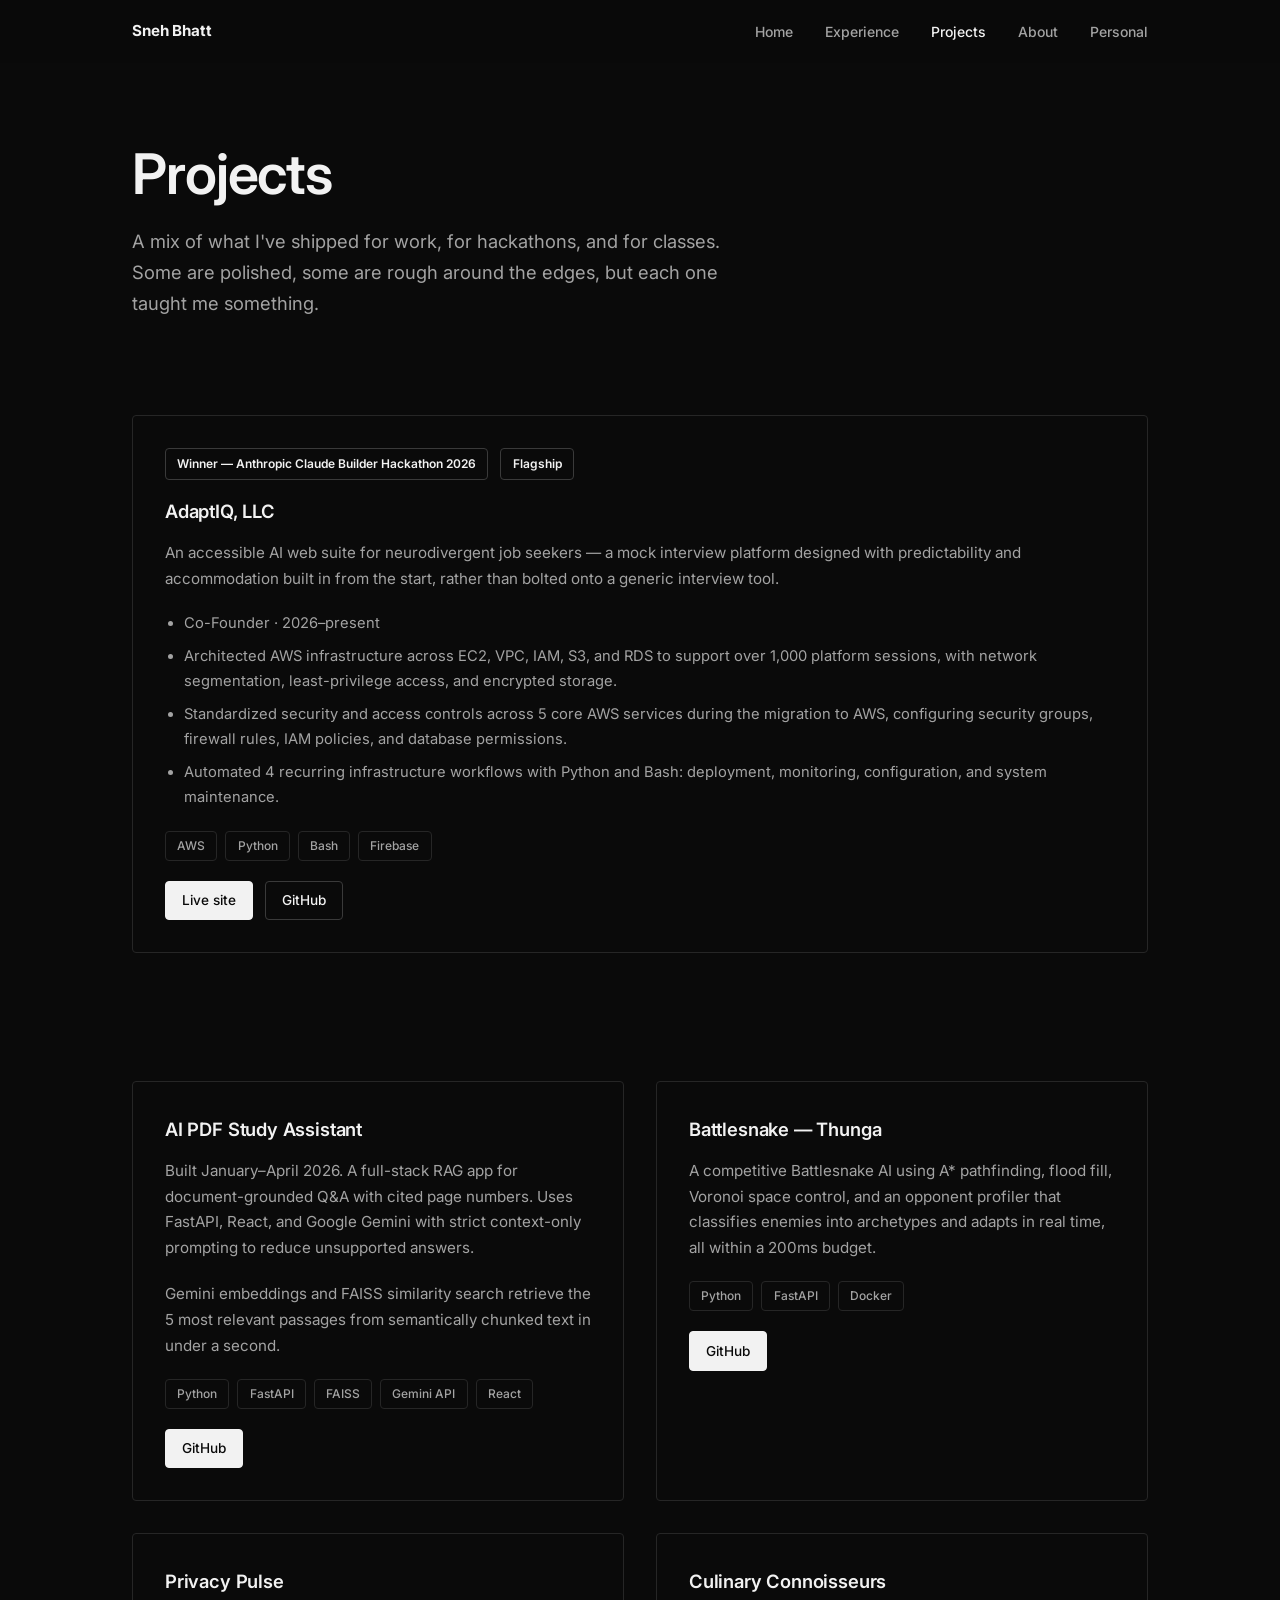
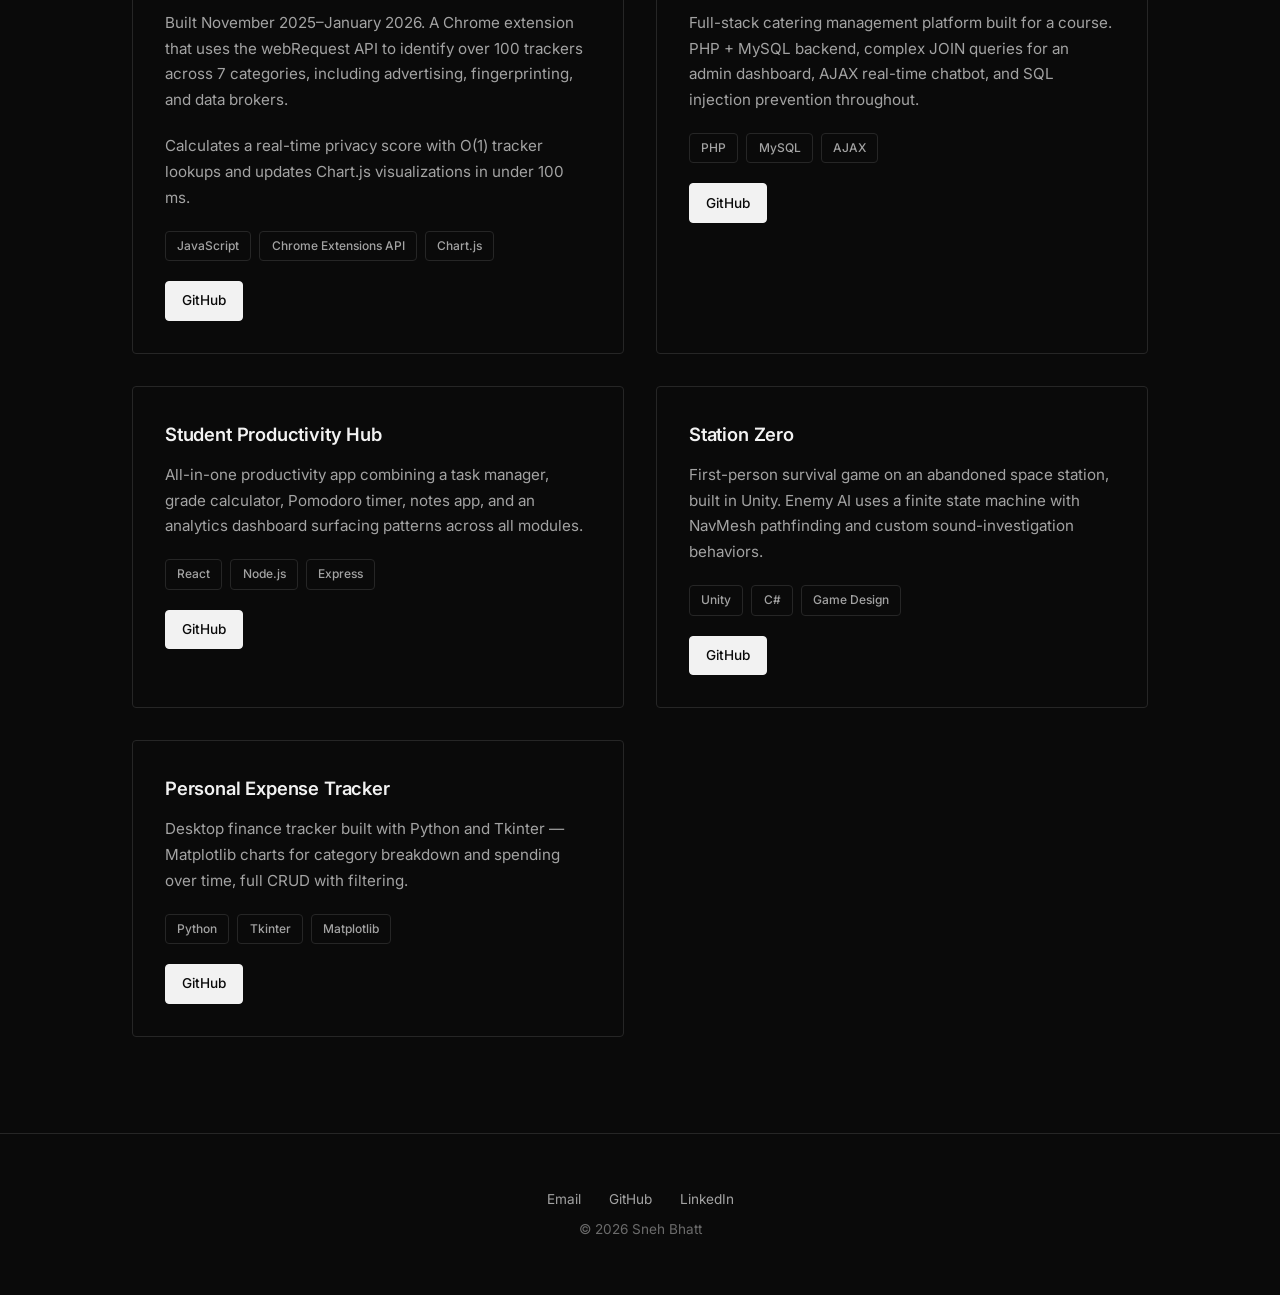
<file: projects.html>
<!DOCTYPE html>
<html lang="en">
<head>
  <meta charset="UTF-8">
  <meta name="viewport" content="width=device-width, initial-scale=1.0">
  <title>Projects — Sneh Bhatt</title>
  <meta name="description" content="Projects by Sneh Bhatt: AdaptIQ, AI PDF Study Assistant, Battlesnake, Privacy Pulse, and more.">
  <link rel="stylesheet" href="css/style.css">
</head>
<body>

  <header class="site-header" id="siteHeader">
    <nav aria-label="Main navigation">
      <a class="brand" href="index.html">Sneh Bhatt</a>
      <button class="nav-toggle" id="navToggle" aria-expanded="false" aria-controls="navMenu" aria-label="Toggle navigation menu">
        <span></span><span></span><span></span>
      </button>
      <ul class="nav-menu" id="navMenu">
        <li><a href="index.html">Home</a></li>
        <li><a href="experience.html">Experience</a></li>
        <li><a href="projects.html" class="active" aria-current="page">Projects</a></li>
        <li><a href="about.html">About</a></li>
        <li><a href="personal.html">Personal</a></li>
      </ul>
    </nav>
  </header>

  <main>
    <h1 class="page-title">Projects</h1>
    <p class="page-intro">
      A mix of what I've shipped for work, for hackathons, and for classes. Some are polished, some are rough around the edges, but each one taught me something.
    </p>

    <section class="reveal" aria-label="Featured project">
      <article class="card">
        <div>
          <span class="badge">Winner — Anthropic Claude Builder Hackathon 2026</span>
          <span class="badge">Flagship</span>
        </div>
        <h3>AdaptIQ, LLC</h3>
        <p>
          An accessible AI web suite for neurodivergent job seekers — a mock interview platform
          designed with predictability and accommodation built in from the start, rather than bolted
          onto a generic interview tool.
        </p>
        <ul>
          <li>Co-Founder · 2026–present</li>
          <li>Architected AWS infrastructure across EC2, VPC, IAM, S3, and RDS to support over 1,000 platform sessions, with network segmentation, least-privilege access, and encrypted storage.</li>
          <li>Standardized security and access controls across 5 core AWS services during the migration to AWS, configuring security groups, firewall rules, IAM policies, and database permissions.</li>
          <li>Automated 4 recurring infrastructure workflows with Python and Bash: deployment, monitoring, configuration, and system maintenance.</li>
        </ul>
        <div class="tags">
          <span class="tag">AWS</span><span class="tag">Python</span><span class="tag">Bash</span><span class="tag">Firebase</span>
        </div>
        <div class="card-links">
          <a href="https://adaptiq-fa584.web.app/" class="card-link primary" target="_blank" rel="noopener">Live site</a>
          <a href="https://github.com/srb68/AdaptIQ" class="card-link secondary" target="_blank" rel="noopener">GitHub</a>
        </div>
      </article>
    </section>

    <section class="reveal" aria-label="All projects">
      <div class="card-grid">

        <article class="card">
          <h3>AI PDF Study Assistant</h3>
          <p>Built January–April 2026. A full-stack RAG app for document-grounded Q&amp;A with cited page numbers. Uses FastAPI, React, and Google Gemini with strict context-only prompting to reduce unsupported answers.</p>
          <p>Gemini embeddings and FAISS similarity search retrieve the 5 most relevant passages from semantically chunked text in under a second.</p>
          <div class="tags">
            <span class="tag">Python</span><span class="tag">FastAPI</span><span class="tag">FAISS</span><span class="tag">Gemini API</span><span class="tag">React</span>
          </div>
          <div class="card-links">
            <a href="https://github.com/srb68/ai-pdf-study-assistant" class="card-link primary" target="_blank" rel="noopener">GitHub</a>
          </div>
        </article>

        <article class="card">
          <h3>Battlesnake — Thunga</h3>
          <p>A competitive Battlesnake AI using A* pathfinding, flood fill, Voronoi space control, and an opponent profiler that classifies enemies into archetypes and adapts in real time, all within a 200ms budget.</p>
          <div class="tags">
            <span class="tag">Python</span><span class="tag">FastAPI</span><span class="tag">Docker</span>
          </div>
          <div class="card-links">
            <a href="https://github.com/srb68/battlesnake-thunga" class="card-link primary" target="_blank" rel="noopener">GitHub</a>
          </div>
        </article>

        <article class="card">
          <h3>Privacy Pulse</h3>
          <p>Built November 2025–January 2026. A Chrome extension that uses the webRequest API to identify over 100 trackers across 7 categories, including advertising, fingerprinting, and data brokers.</p>
          <p>Calculates a real-time privacy score with O(1) tracker lookups and updates Chart.js visualizations in under 100 ms.</p>
          <div class="tags">
            <span class="tag">JavaScript</span><span class="tag">Chrome Extensions API</span><span class="tag">Chart.js</span>
          </div>
          <div class="card-links">
            <a href="https://github.com/srb68/privacy-pulse" class="card-link primary" target="_blank" rel="noopener">GitHub</a>
          </div>
        </article>

        <article class="card">
          <h3>Culinary Connoisseurs</h3>
          <p>Full-stack catering management platform built for a course. PHP + MySQL backend, complex JOIN queries for an admin dashboard, AJAX real-time chatbot, and SQL injection prevention throughout.</p>
          <div class="tags">
            <span class="tag">PHP</span><span class="tag">MySQL</span><span class="tag">AJAX</span>
          </div>
          <div class="card-links">
            <a href="https://github.com/srb68/culinary-connoisseurs" class="card-link primary" target="_blank" rel="noopener">GitHub</a>
          </div>
        </article>

        <article class="card">
          <h3>Student Productivity Hub</h3>
          <p>All-in-one productivity app combining a task manager, grade calculator, Pomodoro timer, notes app, and an analytics dashboard surfacing patterns across all modules.</p>
          <div class="tags">
            <span class="tag">React</span><span class="tag">Node.js</span><span class="tag">Express</span>
          </div>
          <div class="card-links">
            <a href="https://github.com/srb68/student-productivity-hub" class="card-link primary" target="_blank" rel="noopener">GitHub</a>
          </div>
        </article>

        <article class="card">
          <h3>Station Zero</h3>
          <p>First-person survival game on an abandoned space station, built in Unity. Enemy AI uses a finite state machine with NavMesh pathfinding and custom sound-investigation behaviors.</p>
          <div class="tags">
            <span class="tag">Unity</span><span class="tag">C#</span><span class="tag">Game Design</span>
          </div>
          <div class="card-links">
            <a href="https://github.com/srb68/station-zero" class="card-link primary" target="_blank" rel="noopener">GitHub</a>
          </div>
        </article>

        <article class="card">
          <h3>Personal Expense Tracker</h3>
          <p>Desktop finance tracker built with Python and Tkinter — Matplotlib charts for category breakdown and spending over time, full CRUD with filtering.</p>
          <div class="tags">
            <span class="tag">Python</span><span class="tag">Tkinter</span><span class="tag">Matplotlib</span>
          </div>
          <div class="card-links">
            <a href="https://github.com/srb68/expense-tracker" class="card-link primary" target="_blank" rel="noopener">GitHub</a>
          </div>
        </article>

      </div>
    </section>

  </main>

  <footer>
    <p>
      <a href="mailto:snehr2006@gmail.com">Email</a>
      <a href="https://github.com/srb68" target="_blank" rel="noopener">GitHub</a>
      <a href="https://linkedin.com/in/sneh-bhatt-" target="_blank" rel="noopener">LinkedIn</a>
    </p>
    <p>© 2026 Sneh Bhatt</p>
  </footer>

  <script src="js/animations.js"></script>
</body>
</html>
</file>
<file: css/style.css>
/* ───────────────────────────────────────────
   Sneh Bhatt — Portfolio
   Monochromatic, dark, minimal.
   One accent: off-white. Air is design.
   ─────────────────────────────────────────── */

@import url('https://fonts.googleapis.com/css2?family=Inter:wght@400;500;600;700&display=swap');

:root {
  --bg: #0a0a0a;
  --bg-soft: #131313;
  --text: #f2f2f2;
  --text-secondary: #a3a3a3;
  --text-tertiary: #6b6b6b;
  --border: #262626;
  --border-dark: #3a3a3a;
  --accent: #f2f2f2;
  --font-body: 'Inter', -apple-system, BlinkMacSystemFont, 'Segoe UI', sans-serif;
  --font-mono: ui-monospace, 'SF Mono', 'Menlo', 'Courier New', monospace;
  --ease: cubic-bezier(0.4, 0, 0.2, 1);
}

*, *::before, *::after { box-sizing: border-box; }

html { scroll-behavior: smooth; }

body {
  margin: 0;
  background: var(--bg);
  color: var(--text);
  font-family: var(--font-body);
  font-size: 1rem;
  line-height: 1.7;
  -webkit-font-smoothing: antialiased;
}

img { max-width: 100%; height: auto; display: block; }

a { color: var(--text); }

:focus-visible {
  outline: 2px solid var(--accent);
  outline-offset: 3px;
}

/* ── Header / nav ── */
.site-header {
  position: fixed;
  top: 0; left: 0; right: 0;
  z-index: 100;
  background: rgba(10, 10, 10, 0.85);
  backdrop-filter: blur(12px);
  -webkit-backdrop-filter: blur(12px);
  border-bottom: 1px solid transparent;
  transition: border-color 200ms ease;
}
.site-header.scrolled { border-bottom-color: var(--border); }

.site-header nav {
  max-width: 1080px;
  margin: 0 auto;
  padding: 1.1rem 2rem;
  display: flex;
  align-items: center;
  justify-content: space-between;
}

.brand {
  font-weight: 700;
  font-size: 0.95rem;
  letter-spacing: -0.01em;
  color: var(--text);
  text-decoration: none;
}

.nav-menu {
  list-style: none;
  display: flex;
  gap: 2rem;
  margin: 0;
  padding: 0;
}
.nav-menu a {
  color: var(--text-secondary);
  text-decoration: none;
  font-size: 0.875rem;
  font-weight: 500;
  transition: color 200ms ease;
}
.nav-menu a:hover { color: var(--text); }
.nav-menu a.active { color: var(--text); }

.nav-toggle {
  display: none;
  background: none;
  border: 1px solid var(--border);
  border-radius: 4px;
  padding: 0.45rem 0.6rem;
  cursor: pointer;
}
.nav-toggle span {
  display: block;
  width: 18px;
  height: 2px;
  background: var(--text);
  margin: 4px 0;
}

/* ── Layout ── */
main {
  max-width: 1080px;
  margin: 0 auto;
  padding: 9rem 2rem 6rem;
}

section { margin-bottom: 8rem; }
section:last-child { margin-bottom: 0; }

.page-title {
  font-size: clamp(2.4rem, 5vw, 3.5rem);
  font-weight: 600;
  line-height: 1.1;
  letter-spacing: -0.02em;
  margin: 0 0 1.25rem;
}
.page-intro {
  color: var(--text-secondary);
  font-size: 1.15rem;
  max-width: 600px;
  margin: 0 0 6rem;
}

.section-heading {
  font-size: 1.5rem;
  font-weight: 600;
  letter-spacing: -0.01em;
  margin: 0 0 2.5rem;
}

/* ── Hero ── */
.hero {
  min-height: 70vh;
  display: flex;
  align-items: center;
}
.hero-grid {
  display: grid;
  grid-template-columns: 1.5fr 1fr;
  gap: 5rem;
  align-items: center;
  width: 100%;
}
.hero h1 {
  font-size: clamp(2.4rem, 5.5vw, 4rem);
  font-weight: 600;
  line-height: 1.1;
  letter-spacing: -0.025em;
  margin: 0 0 1.75rem;
}
.hero-sub {
  font-size: 1.25rem;
  color: var(--text-secondary);
  line-height: 1.6;
  margin: 0 0 2.5rem;
  max-width: 480px;
}
.hero-photo {
  width: min(300px, 70vw);
  border-radius: 4px;
  justify-self: end;
  filter: grayscale(15%);
}

/* ── Buttons ── */
.btn {
  display: inline-block;
  padding: 0.75rem 1.5rem;
  font-size: 0.9rem;
  font-weight: 500;
  text-decoration: none;
  border-radius: 4px;
  transition: background 200ms ease, border-color 200ms ease;
}
.btn-primary {
  background: var(--accent);
  color: #0a0a0a;
  border: 1px solid var(--accent);
}
.btn-primary:hover { background: #ffffff; }
.btn-ghost {
  background: transparent;
  color: var(--text);
  border: 1px solid var(--border-dark);
}
.btn-ghost:hover {
  background: rgba(255, 255, 255, 0.03);
  border-color: var(--text-tertiary);
}

/* ── Stats ── */
.stats {
  display: grid;
  grid-template-columns: repeat(4, 1fr);
  border-top: 1px solid var(--border);
  border-bottom: 1px solid var(--border);
}
.stat {
  padding: 3rem 2rem;
  text-align: left;
}
.stat + .stat { border-left: 1px solid var(--border); }
.stat-number {
  display: block;
  font-family: var(--font-mono);
  font-size: 2.5rem;
  font-weight: 700;
  letter-spacing: -0.02em;
  margin-bottom: 0.5rem;
}
.stat-label {
  font-size: 0.875rem;
  color: var(--text-secondary);
}

/* ── Soft section (dark gray band) ── */
.band {
  background: var(--bg-soft);
  border-top: 1px solid var(--border);
  border-bottom: 1px solid var(--border);
  margin-left: calc(50% - 50vw);
  margin-right: calc(50% - 50vw);
  padding: 6rem calc(50vw - 50% + 2rem);
}

.prose {
  max-width: 620px;
  color: var(--text-secondary);
  font-size: 1.1rem;
  line-height: 1.8;
}
.prose p { margin: 0 0 1.5rem; }
.prose p:last-child { margin-bottom: 0; }
.prose strong { color: var(--text); font-weight: 600; }

/* ── Cards ── */
.card {
  background: var(--bg);
  border: 1px solid var(--border);
  border-radius: 4px;
  padding: 2rem;
  transition: border-color 200ms ease, background 200ms ease;
}
.card:hover {
  border-color: var(--border-dark);
  background: rgba(255, 255, 255, 0.02);
}
.card h3 {
  font-size: 1.15rem;
  font-weight: 600;
  letter-spacing: -0.01em;
  margin: 0 0 0.75rem;
}
.card p {
  color: var(--text-secondary);
  font-size: 0.95rem;
  margin: 0 0 1.25rem;
}
.card ul {
  color: var(--text-secondary);
  font-size: 0.92rem;
  padding-left: 1.2rem;
  margin: 0 0 1.25rem;
}
.card li { margin-bottom: 0.5rem; }

.card-grid {
  display: grid;
  grid-template-columns: repeat(2, 1fr);
  gap: 2rem;
}
.card-grid-3 { grid-template-columns: repeat(3, 1fr); }
.card-grid .span-2 { grid-column: span 2; }

.card-meta {
  display: flex;
  justify-content: space-between;
  align-items: baseline;
  gap: 1rem;
  flex-wrap: wrap;
  margin-bottom: 1rem;
}
.card-meta .role {
  color: var(--text-tertiary);
  font-size: 0.85rem;
}

/* ── Tags & badges ── */
.tags {
  display: flex;
  flex-wrap: wrap;
  gap: 0.5rem;
}
.tag {
  font-size: 0.75rem;
  font-weight: 500;
  color: var(--text-secondary);
  padding: 0.25rem 0.7rem;
  border: 1px solid var(--border);
  border-radius: 4px;
}
.badge {
  display: inline-block;
  font-size: 0.75rem;
  font-weight: 600;
  color: var(--text);
  border: 1px solid var(--border-dark);
  border-radius: 4px;
  padding: 0.3rem 0.7rem;
  margin: 0 0.5rem 1rem 0;
}

.card-links {
  display: flex;
  gap: 0.75rem;
  flex-wrap: wrap;
  margin-top: 1.25rem;
}
.card-link {
  font-size: 0.85rem;
  font-weight: 500;
  text-decoration: none;
  padding: 0.45rem 1rem;
  border-radius: 4px;
  transition: background 200ms ease, border-color 200ms ease;
}
.card-link.primary {
  background: var(--accent);
  color: #0a0a0a;
  border: 1px solid var(--accent);
}
.card-link.primary:hover { background: #ffffff; }
.card-link.secondary {
  border: 1px solid var(--border-dark);
  color: var(--text);
}
.card-link.secondary:hover { background: rgba(255, 255, 255, 0.03); }

/* ── Sticky timeline ── */
.timeline-item {
  display: grid;
  grid-template-columns: 1fr 3fr;
  gap: 3rem;
  padding: 4rem 0;
  border-top: 1px solid var(--border);
}
.timeline-item:first-of-type { border-top: none; padding-top: 0; }

.timeline-label .sticky-box {
  position: sticky;
  top: 5.5rem;
}
.timeline-date {
  display: block;
  font-family: var(--font-mono);
  font-size: 0.8rem;
  color: var(--text-tertiary);
  margin-bottom: 0.75rem;
}
.timeline-label h3 {
  font-size: 1.1rem;
  font-weight: 600;
  line-height: 1.4;
  margin: 0 0 0.4rem;
}
.timeline-label .org {
  display: block;
  font-size: 0.9rem;
  color: var(--text-secondary);
}
.timeline-label .loc {
  display: block;
  font-size: 0.82rem;
  color: var(--text-tertiary);
}

.timeline-body p {
  color: var(--text-secondary);
  margin-top: 0;
}
.timeline-body ul {
  color: var(--text-secondary);
  padding-left: 1.2rem;
  margin-bottom: 1.5rem;
}
.timeline-body li { margin-bottom: 0.6rem; }

.highlight-box {
  border-left: 2px solid var(--accent);
  padding: 0.25rem 0 0.25rem 1.25rem;
  margin: 1.5rem 0;
  font-size: 0.95rem;
  color: var(--text);
}

/* ── Skills ── */
.skill-groups {
  display: grid;
  grid-template-columns: repeat(3, 1fr);
  gap: 2rem;
}
.skill-group {
  border-top: 1px solid var(--border);
  padding-top: 1.25rem;
}
.skill-group h3 {
  font-size: 0.8rem;
  font-weight: 600;
  text-transform: uppercase;
  letter-spacing: 0.06em;
  color: var(--text-tertiary);
  margin: 0 0 0.6rem;
}
.skill-group p {
  margin: 0;
  color: var(--text-secondary);
  font-size: 0.95rem;
}

/* ── Personal ── */
.personal-page .personal-label,
.personal-details dt {
  color: var(--text-secondary);
  font-size: 0.875rem;
  margin: 0 0 0.5rem;
}
.personal-page .personal-artist {
  font-size: clamp(2rem, 5vw, 3.5rem);
  line-height: 1.15;
  letter-spacing: -0.025em;
  margin-bottom: 2.5rem;
}
.personal-details {
  display: grid;
  grid-template-columns: repeat(2, minmax(0, 1fr));
  gap: 2rem;
  border-top: 1px solid var(--border);
  padding-top: 1.75rem;
  margin: 0;
}
.personal-details dd {
  font-size: 1.125rem;
  margin: 0;
}
.personal-more { margin-top: 2rem; }
.personal-more h3 {
  color: var(--text-secondary);
  font-size: 0.875rem;
  font-weight: 500;
  margin: 0 0 1rem;
}
.personal-artists {
  display: flex;
  flex-wrap: wrap;
  gap: 0.75rem 2rem;
  list-style: none;
  padding: 0;
  margin: 0;
}
.personal-cars { list-style: none; padding: 0; margin: 0; }
.personal-cars li {
  display: grid;
  grid-template-columns: minmax(0, 1fr) minmax(0, 2fr);
  align-items: baseline;
  gap: 1.5rem;
  padding: 1.75rem 0;
  border-top: 1px solid var(--border);
}
.personal-cars li:last-child { border-bottom: 1px solid var(--border); }
.personal-cars span { color: var(--text-secondary); font-size: 1rem; }
.personal-cars h3 {
  font-size: clamp(1.25rem, 3vw, 2rem);
  font-weight: 500;
  line-height: 1.3;
  letter-spacing: -0.02em;
  margin: 0;
}

/* ── Contact ── */
.contact-row {
  display: flex;
  gap: 1rem;
  flex-wrap: wrap;
}

/* ── Footer ── */
footer {
  border-top: 1px solid var(--border);
  padding: 3rem 2rem;
  text-align: center;
  color: var(--text-tertiary);
  font-size: 0.85rem;
}
footer p { margin: 0.4rem 0; }
footer a {
  color: var(--text-secondary);
  text-decoration: none;
  margin: 0 0.75rem;
  transition: color 200ms ease;
}
footer a:hover { color: var(--text); }

/* ── Scroll reveal ── */
.reveal {
  opacity: 0;
  transform: translateY(12px);
  transition: opacity 400ms var(--ease), transform 400ms var(--ease);
}
.reveal.is-visible {
  opacity: 1;
  transform: translateY(0);
}

/* ── Reduced motion ── */
@media (prefers-reduced-motion: reduce) {
  html { scroll-behavior: auto; }
  .reveal {
    opacity: 1;
    transform: none;
    transition: none;
  }
}

/* ── Tablet & mobile ── */
@media (max-width: 900px) {
  .stats { grid-template-columns: repeat(2, 1fr); }
  .stat:nth-child(3) { border-left: none; }
  .stat:nth-child(n+3) { border-top: 1px solid var(--border); }
  .card-grid-3 { grid-template-columns: repeat(2, 1fr); }
}

@media (max-width: 768px) {
  main { padding: 7rem 1.25rem 4rem; }
  section { margin-bottom: 5rem; }
  .page-intro { margin-bottom: 3.5rem; }

  .nav-toggle { display: block; }
  .nav-menu {
    display: none;
    position: absolute;
    top: 100%; left: 0; right: 0;
    flex-direction: column;
    gap: 0;
    background: var(--bg);
    border-bottom: 1px solid var(--border);
    padding: 0.5rem 1.25rem 1rem;
  }
  .nav-menu.open { display: flex; }
  .nav-menu a { display: block; padding: 0.8rem 0; }

  .hero { min-height: auto; padding-top: 1rem; }
  .hero-grid {
    grid-template-columns: 1fr;
    gap: 2.5rem;
    text-align: left;
  }
  .hero-photo { order: -1; justify-self: start; width: min(180px, 50vw); }

  .stat { padding: 2rem 1.25rem; }
  .stat-number { font-size: 2rem; }

  .card-grid, .card-grid-3 { grid-template-columns: 1fr; }
  .card-grid .span-2 { grid-column: span 1; }
  .skill-groups { grid-template-columns: 1fr; gap: 1.5rem; }
  .personal-details { grid-template-columns: 1fr; }
  .personal-cars li { grid-template-columns: 1fr; gap: 0.4rem; }

  .timeline-item {
    grid-template-columns: 1fr;
    gap: 1.25rem;
    padding: 2.5rem 0;
  }
  .timeline-label .sticky-box { position: static; }

  .band { padding-top: 4rem; padding-bottom: 4rem; }
}
</file>
